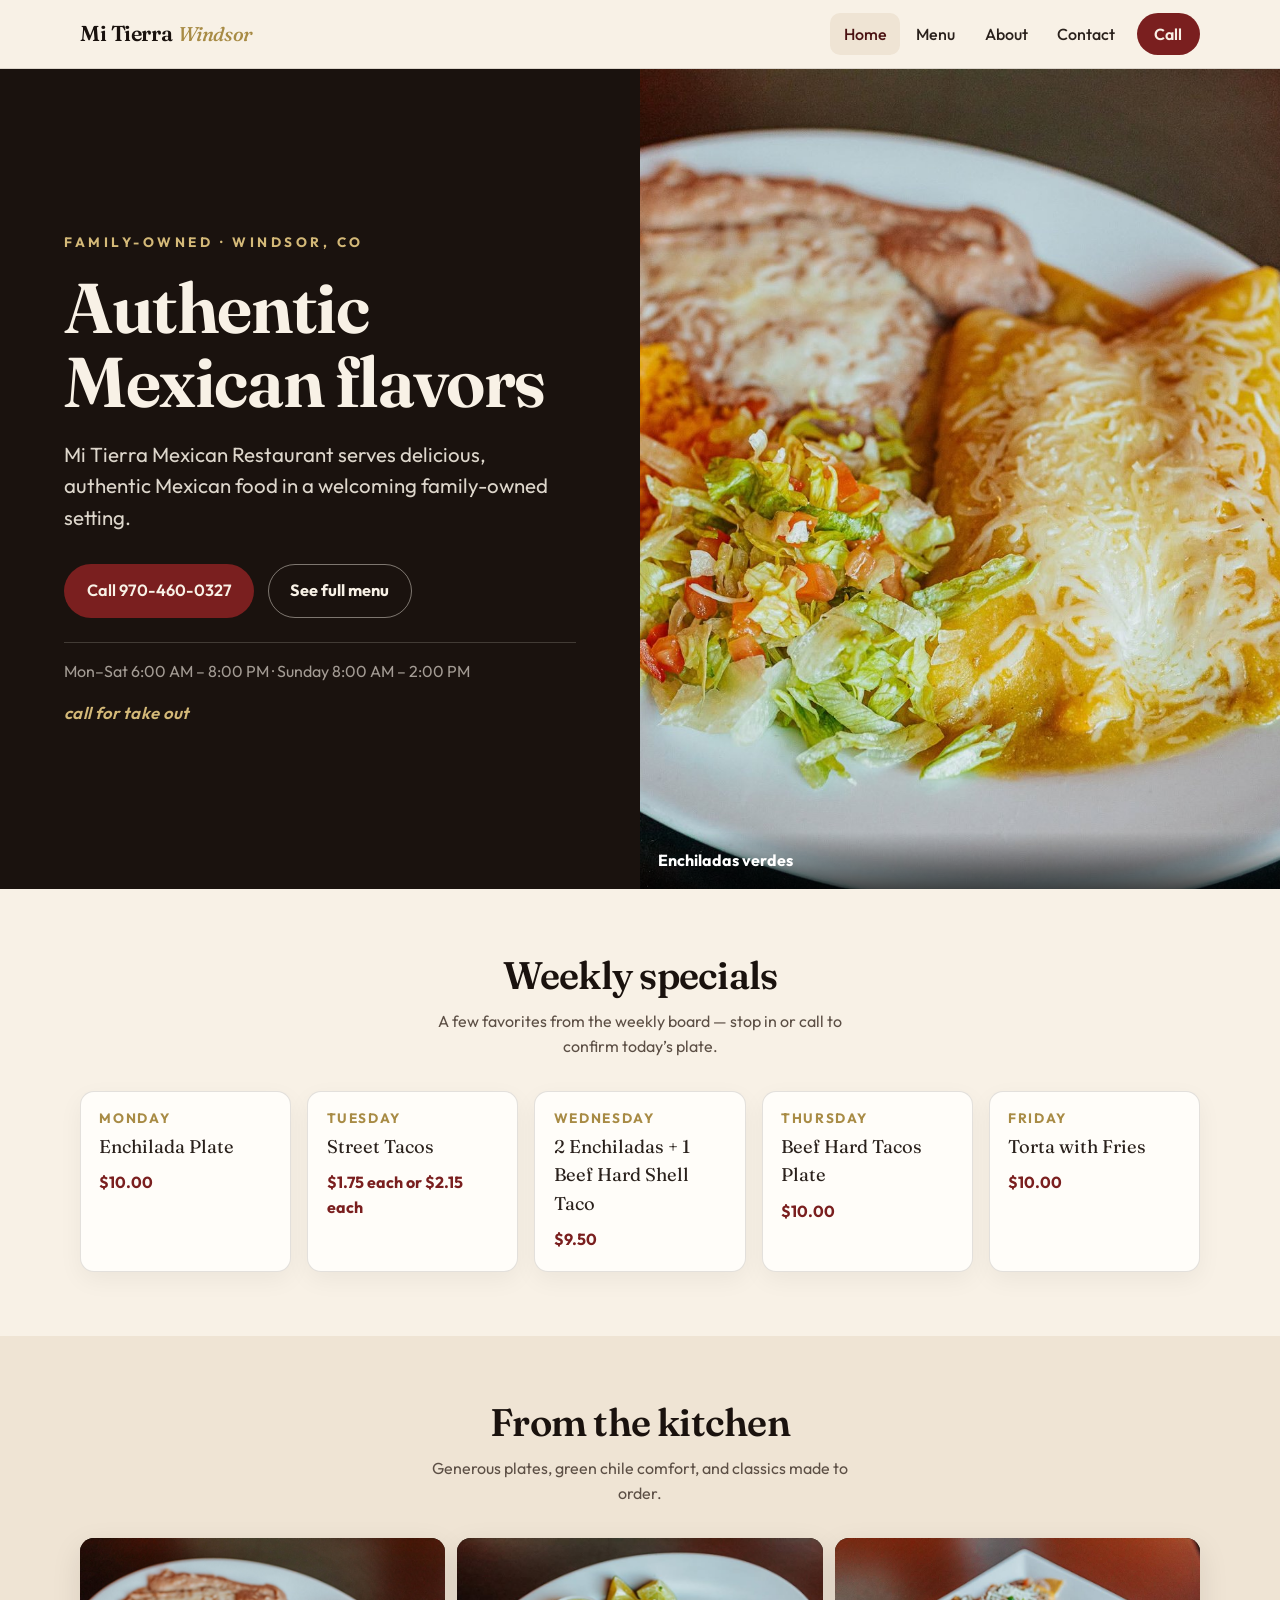
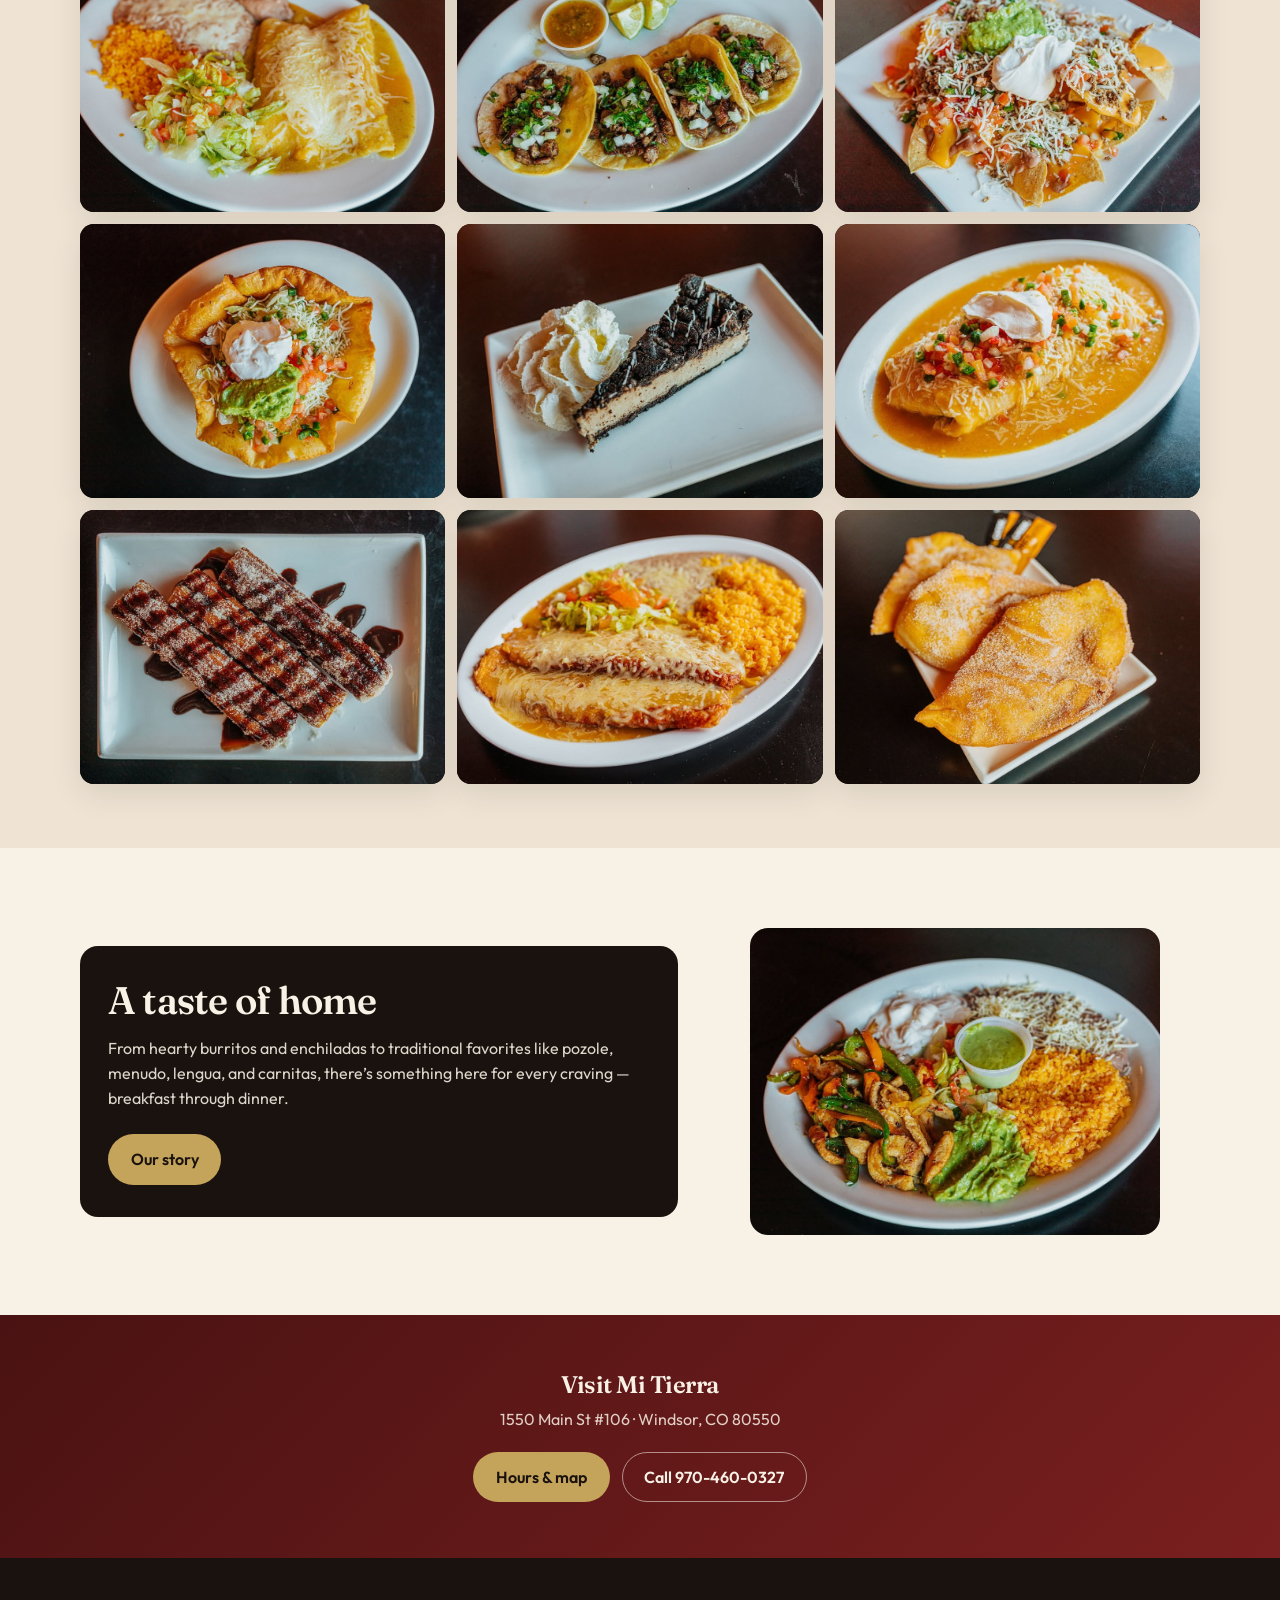
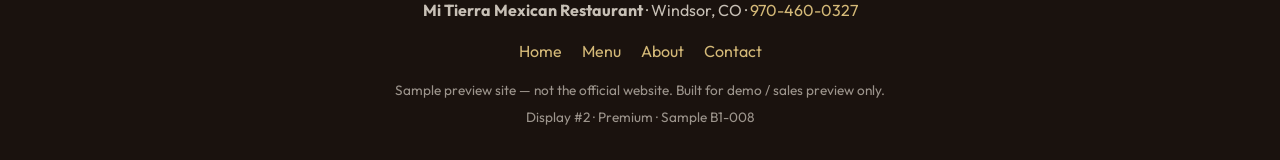
<file: index.html>
<!DOCTYPE html>
<html lang="en">
<head>
  <meta charset="UTF-8" />
  <meta name="viewport" content="width=device-width, initial-scale=1" />
  <meta http-equiv="Cache-Control" content="no-cache, no-store, must-revalidate" />
  <meta http-equiv="Pragma" content="no-cache" />
  <meta http-equiv="Expires" content="0" />
  <title>Mi Tierra Mexican Restaurant — Windsor, CO</title>
  <meta name="description" content="Mi Tierra Mexican Restaurant in Windsor, Colorado — authentic Mexican food from breakfast through dinner. Call 970-460-0327." />
  <link rel="preconnect" href="https://fonts.googleapis.com" />
  <link rel="preconnect" href="https://fonts.gstatic.com" crossorigin />
  <link href="https://fonts.googleapis.com/css2?family=Fraunces:opsz,wght@9..144,500;9..144,600;9..144,700&family=Outfit:wght@400;500;600;700&display=swap" rel="stylesheet" />
  <link rel="stylesheet" href="css/styles.css?v=mitierra-hero-fill-20260920c" />
</head>
<body>
  <a class="skip-link" href="#main">Skip to content</a>
  <header class="site-header">
    <div class="wrap header-inner">
      <a class="logo" href="index.html">Mi Tierra <em>Windsor</em></a>
      <button class="nav-toggle" type="button" aria-expanded="false" aria-controls="site-nav" aria-label="Open menu">
        <span></span><span></span><span></span>
      </button>
      <nav id="site-nav" class="site-nav" aria-label="Primary">
        <a href="index.html" aria-current="page">Home</a>
        <a href="menu.html">Menu</a>
        <a href="about.html">About</a>
        <a href="contact.html">Contact</a>
        <a class="nav-cta" href="tel:+19704600327">Call</a>
      </nav>
    </div>
  </header>

  <main id="main">
        <section class="hero" aria-label="Welcome">
      <div class="hero-copy">
        <p class="hero-issue">Family-owned · Windsor, CO</p>
        <h1>Authentic Mexican flavors</h1>
        <p class="hero-lead">Mi Tierra Mexican Restaurant serves delicious, authentic Mexican food in a welcoming family-owned setting.</p>
        <div class="hero-actions">
          <a class="btn btn-primary" href="tel:+19704600327">Call 970-460-0327</a>
          <a class="btn btn-ghost" href="menu.html">See full menu</a>
        </div>
        <p class="hero-meta">Mon–Sat 6:00 AM – 8:00 PM · Sunday 8:00 AM – 2:00 PM</p>
        <p class="hero-takeout">call for take out</p>
      </div>
      <figure class="hero-visual" aria-label="Featured plates">
        <div class="hero-slide is-active" data-hero-slide>
          <img src="assets/joey-home-01-enchiladas-verde.jpg" alt="Enchiladas verdes with rice, beans, and salad" width="1200" height="1500" decoding="async" loading="eager">
        </div>
        <div class="hero-slide" data-hero-slide>
          <img src="assets/joey-home-02-street-tacos.jpg" alt="Street tacos with onion, cilantro, salsa, and lime" width="1200" height="1500" decoding="async" loading="lazy">
        </div>
        <div class="hero-slide" data-hero-slide>
          <img src="assets/joey-home-03-nachos.jpg" alt="Loaded nachos with cheese, meat, guacamole, and sour cream" width="1200" height="1500" decoding="async" loading="lazy">
        </div>
        <div class="hero-slide" data-hero-slide>
          <img src="assets/joey-home-05-taco-salad.jpg" alt="Taco salad in a crispy tortilla bowl" width="1200" height="1500" decoding="async" loading="lazy">
        </div>
        <div class="hero-slide" data-hero-slide>
          <img src="assets/joey-home-04-cheesecake.jpg" alt="Cookies-and-cream cheesecake with whipped cream" width="1200" height="1500" decoding="async" loading="lazy">
        </div>
        <div class="hero-slide" data-hero-slide>
          <img src="assets/joey-home-06-smothered-burrito.jpg" alt="Smothered burrito with cheese, pico, and sour cream" width="1200" height="1500" decoding="async" loading="lazy">
        </div>
        <div class="hero-slide" data-hero-slide>
          <img src="assets/joey-home-07-churros.jpg" alt="Sugar churros with chocolate drizzle" width="1200" height="1500" decoding="async" loading="lazy">
        </div>
        <div class="hero-slide" data-hero-slide>
          <img src="assets/joey-home-08-cheese-enchiladas.jpg" alt="Cheese enchiladas with rice, beans, and salad" width="1200" height="1500" decoding="async" loading="lazy">
        </div>
        <div class="hero-slide" data-hero-slide>
          <img src="assets/joey-home-09-sopaipillas.jpg" alt="Sugar-dusted sopaipillas" width="1200" height="1500" decoding="async" loading="lazy">
        </div>
        <figcaption data-hero-caption>Enchiladas verdes with rice</figcaption>
      </figure>
    </section>

<section id="weekly-specials" class="section">
      <div class="wrap">
        <h2 class="reveal">Weekly specials</h2>
        <p class="section-intro reveal">A few favorites from the weekly board — stop in or call to confirm today’s plate.</p>
        <div class="specials-grid">
          <article class="special-card reveal"><h3>Monday</h3><p class="special-name">Enchilada Plate</p><p class="price">$10.00</p></article>
          <article class="special-card reveal"><h3>Tuesday</h3><p class="special-name">Street Tacos</p><p class="price">$1.75 each or $2.15 each</p></article>
          <article class="special-card reveal"><h3>Wednesday</h3><p class="special-name">2 Enchiladas + 1 Beef Hard Shell Taco</p><p class="price">$9.50</p></article>
          <article class="special-card reveal"><h3>Thursday</h3><p class="special-name">Beef Hard Tacos Plate</p><p class="price">$10.00</p></article>
          <article class="special-card reveal"><h3>Friday</h3><p class="special-name">Torta with Fries</p><p class="price">$10.00</p></article>
        </div>
      </div>
    </section>

    <section class="section alt">
      <div class="wrap">
        <h2 class="reveal">From the kitchen</h2>
        <p class="section-intro reveal">Generous plates, green chile comfort, and classics made to order.</p>
        <div class="food-strip reveal">
          <figure><img src="assets/joey-home-01-enchiladas-verde.jpg" alt="Enchiladas verdes with rice, beans, and salad" loading="lazy" /></figure>
          <figure><img src="assets/joey-home-02-street-tacos.jpg" alt="Street tacos with onion, cilantro, salsa, and lime" loading="lazy" /></figure>
          <figure><img src="assets/joey-home-03-nachos.jpg" alt="Loaded nachos with cheese, meat, guacamole, and sour cream" loading="lazy" /></figure>
          <figure><img src="assets/joey-home-05-taco-salad.jpg" alt="Taco salad in a crispy tortilla bowl" loading="lazy" /></figure>
          <figure><img src="assets/joey-home-04-cheesecake.jpg" alt="Cookies-and-cream cheesecake with whipped cream" loading="lazy" /></figure>
          <figure><img src="assets/joey-home-06-smothered-burrito.jpg" alt="Smothered burrito with cheese, pico, and sour cream" loading="lazy" /></figure>
          <figure><img src="assets/joey-home-07-churros.jpg" alt="Sugar churros with chocolate drizzle" loading="lazy" /></figure>
          <figure><img src="assets/joey-home-08-cheese-enchiladas.jpg" alt="Cheese enchiladas with rice, beans, and salad" loading="lazy" /></figure>
          <figure><img src="assets/joey-home-09-sopaipillas.jpg" alt="Sugar-dusted sopaipillas" loading="lazy" /></figure>
        </div>
      </div>
    </section>

    <section class="section">
      <div class="wrap story-tease">
        <div class="panel reveal">
          <h2>A taste of home</h2>
          <p>From hearty burritos and enchiladas to traditional favorites like pozole, menudo, lengua, and carnitas, there’s something here for every craving — breakfast through dinner.</p>
          <a class="btn btn-gold" href="about.html">Our story</a>
        </div>
        <div class="reveal">
          <figure class="food-strip" style="grid-template-columns:1fr;aspect-ratio:auto">
            <img src="assets/joey-home-03-fajitas.jpg" alt="Fajitas plate with peppers and tortillas" loading="lazy" style="border-radius:18px;aspect-ratio:4/3;object-fit:cover;width:100%" />
          </figure>
        </div>
      </div>
    </section>

    <section class="cta-band">
      <div class="wrap">
        <h2>Visit Mi Tierra</h2>
        <p>1550 Main St #106 · Windsor, CO 80550</p>
        <div class="btn-row btn-row-center">
          <a class="btn btn-gold" href="contact.html">Hours &amp; map</a>
          <a class="btn btn-outline" href="tel:+19704600327">Call 970-460-0327</a>
        </div>
      </div>
    </section>
  </main>

  <footer class="site-footer">
    <div class="wrap">
      <p><strong>Mi Tierra Mexican Restaurant</strong> · Windsor, CO · <a href="tel:+19704600327">970-460-0327</a></p>
      <nav class="footer-nav" aria-label="Footer">
        <a href="index.html">Home</a>
        <a href="menu.html">Menu</a>
        <a href="about.html">About</a>
        <a href="contact.html">Contact</a>
      </nav>
      <p class="footer-meta">Sample preview site — not the official website. Built for demo / sales preview only.</p>
      <p class="scout-id">Display #2 · Premium · Sample B1-008</p>
    </div>
  </footer>
  <script src="js/main.js?v=mitierra-hero-fill-20260920c"></script>
</body>
</html>
</file>
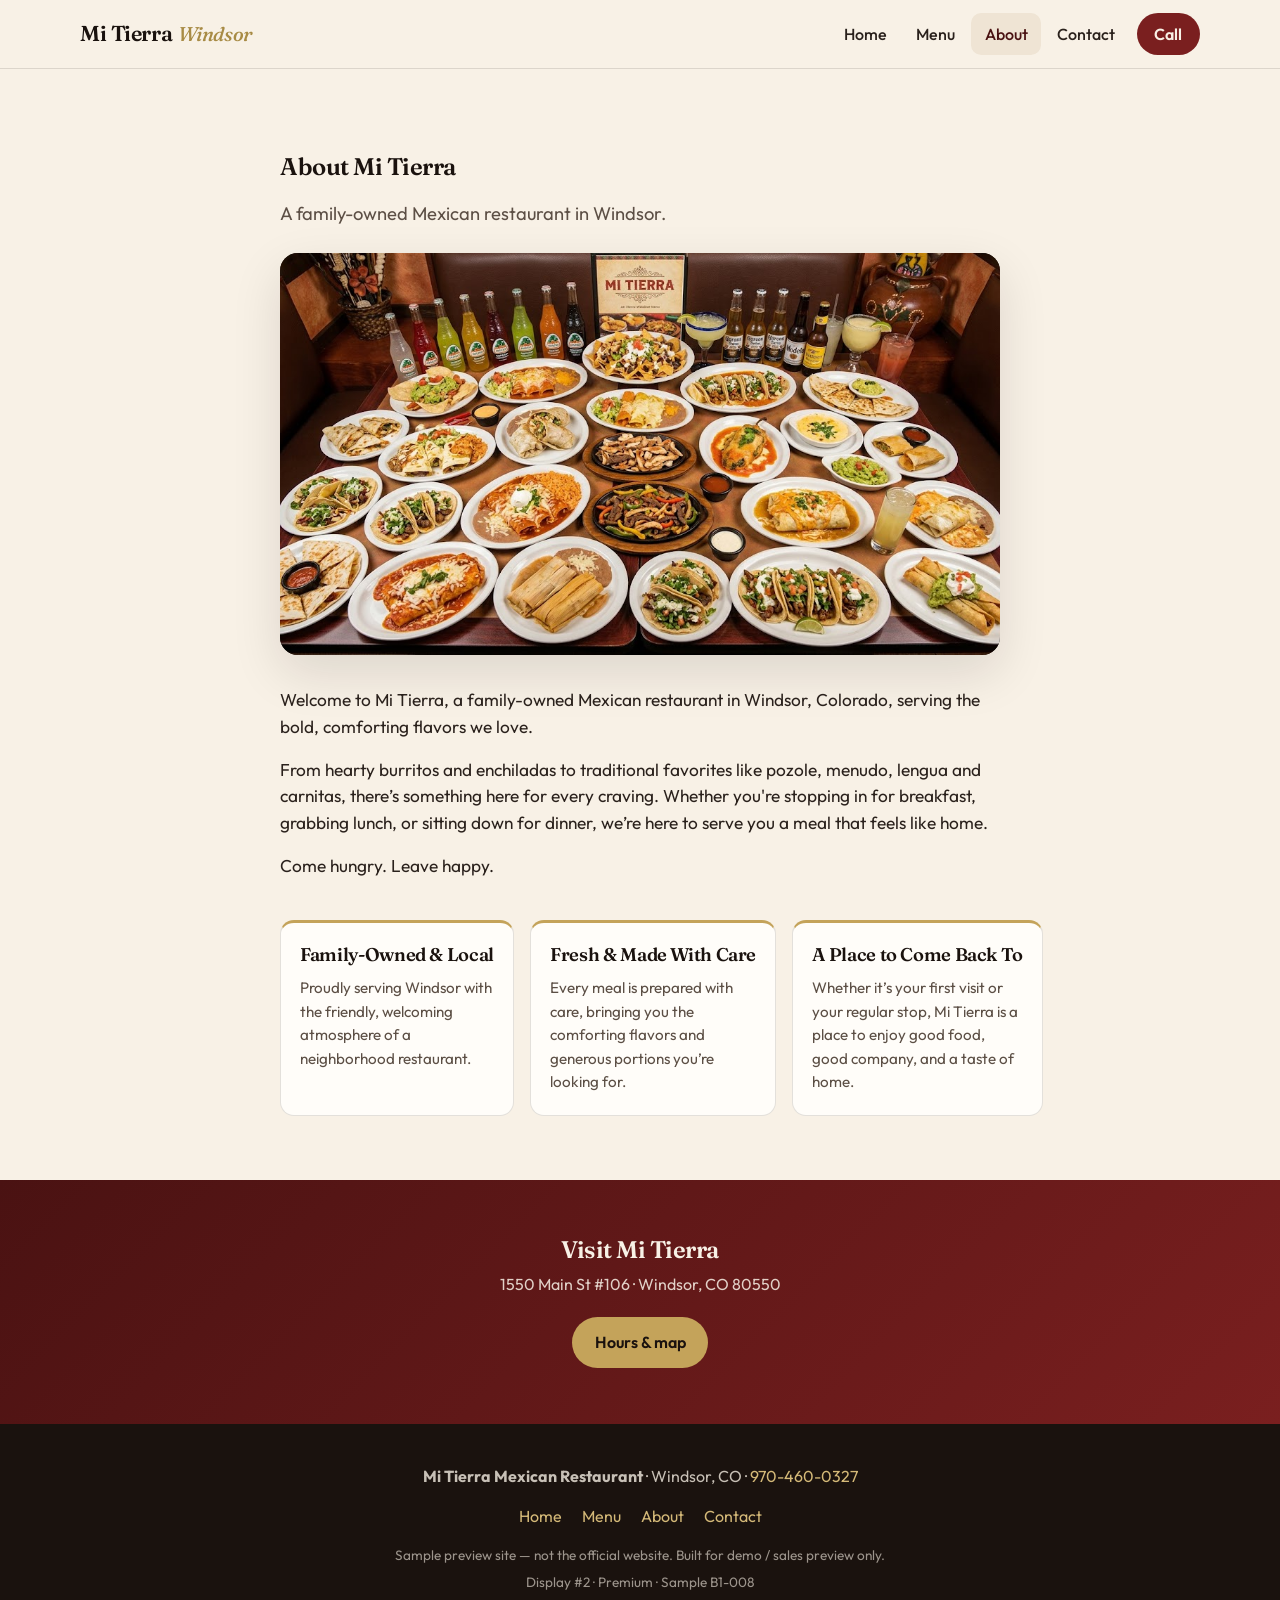
<file: about.html>
<!DOCTYPE html>
<html lang="en">
<head>
  <meta charset="UTF-8" />
  <meta name="viewport" content="width=device-width, initial-scale=1" />
  <meta http-equiv="Cache-Control" content="no-cache, no-store, must-revalidate" />
  <title>About — Mi Tierra | Windsor, CO</title>
  <meta name="description" content="About Mi Tierra Mexican Restaurant in Windsor — authentic Mexican cooking, breakfast through dinner." />
  <link rel="preconnect" href="https://fonts.googleapis.com" />
  <link rel="preconnect" href="https://fonts.gstatic.com" crossorigin />
  <link href="https://fonts.googleapis.com/css2?family=Fraunces:opsz,wght@9..144,500;9..144,600;9..144,700&family=Outfit:wght@400;500;600;700&display=swap" rel="stylesheet" />
  <link rel="stylesheet" href="css/styles.css?v=joey-qa-20260919b-noscroll" />
</head>
<body>
  <a class="skip-link" href="#main">Skip to content</a>
  <header class="site-header">
    <div class="wrap header-inner">
      <a class="logo" href="index.html">Mi Tierra <em>Windsor</em></a>
      <button class="nav-toggle" type="button" aria-expanded="false" aria-controls="site-nav" aria-label="Open menu">
        <span></span><span></span><span></span>
      </button>
      <nav id="site-nav" class="site-nav" aria-label="Primary">
        <a href="index.html">Home</a>
        <a href="menu.html">Menu</a>
        <a href="about.html" aria-current="page">About</a>
        <a href="contact.html">Contact</a>
        <a class="nav-cta" href="tel:+19704600327">Call</a>
      </nav>
    </div>
  </header>

  <main id="main">
    <section class="section">
      <div class="wrap narrow">
        <h1 class="reveal">About Mi Tierra</h1>
        <p class="lede reveal" style="color:var(--ink-soft);font-size:1.15rem">A family-owned Mexican restaurant in Windsor.</p>
        <figure class="about-spread reveal">
          <img src="assets/joey-about-spread-20260917.jpg" alt="Mi Tierra Windsor food and menu spread" width="1024" height="572" loading="lazy" />
        </figure>
        <div class="about-prose reveal">
          <p>Welcome to Mi Tierra, a family-owned Mexican restaurant in Windsor, Colorado, serving the bold, comforting flavors we love.</p>
          <p>From hearty burritos and enchiladas to traditional favorites like pozole, menudo, lengua and carnitas, there’s something here for every craving. Whether you're stopping in for breakfast, grabbing lunch, or sitting down for dinner, we’re here to serve you a meal that feels like home.</p>
          <p>Come hungry. Leave happy.</p>
        </div>
        <div class="highlight-grid">
          <div class="highlight-card reveal">
            <h3>Family-Owned &amp;&nbsp;Local</h3>
            <p>Proudly serving Windsor with the friendly, welcoming atmosphere of a neighborhood restaurant.</p>
          </div>
          <div class="highlight-card reveal">
            <h3>Fresh &amp; Made&nbsp;With&nbsp;Care</h3>
            <p>Every meal is prepared with care, bringing you the comforting flavors and generous portions you’re looking for.</p>
          </div>
          <div class="highlight-card reveal">
            <h3>A Place to Come&nbsp;Back&nbsp;To</h3>
            <p>Whether it’s your first visit or your regular stop, Mi Tierra is a place to enjoy good food, good company, and a taste of home.</p>
          </div>
        </div>
      </div>
    </section>

    <section class="cta-band">
      <div class="wrap">
        <h2>Visit Mi Tierra</h2>
        <p>1550 Main St #106 · Windsor, CO 80550</p>
        <div class="btn-row btn-row-center">
          <a class="btn btn-gold" href="contact.html">Hours &amp; map</a>
        </div>
      </div>
    </section>
  </main>

  <footer class="site-footer">
    <div class="wrap">
      <p><strong>Mi Tierra Mexican Restaurant</strong> · Windsor, CO · <a href="tel:+19704600327">970-460-0327</a></p>
      <nav class="footer-nav" aria-label="Footer">
        <a href="index.html">Home</a>
        <a href="menu.html">Menu</a>
        <a href="about.html">About</a>
        <a href="contact.html">Contact</a>
      </nav>
      <p class="footer-meta">Sample preview site — not the official website. Built for demo / sales preview only.</p>
      <p class="scout-id">Display #2 · Premium · Sample B1-008</p>
    </div>
  </footer>
  <script src="js/main.js?v=joey-qa-20260919"></script>
</body>
</html>
</file>
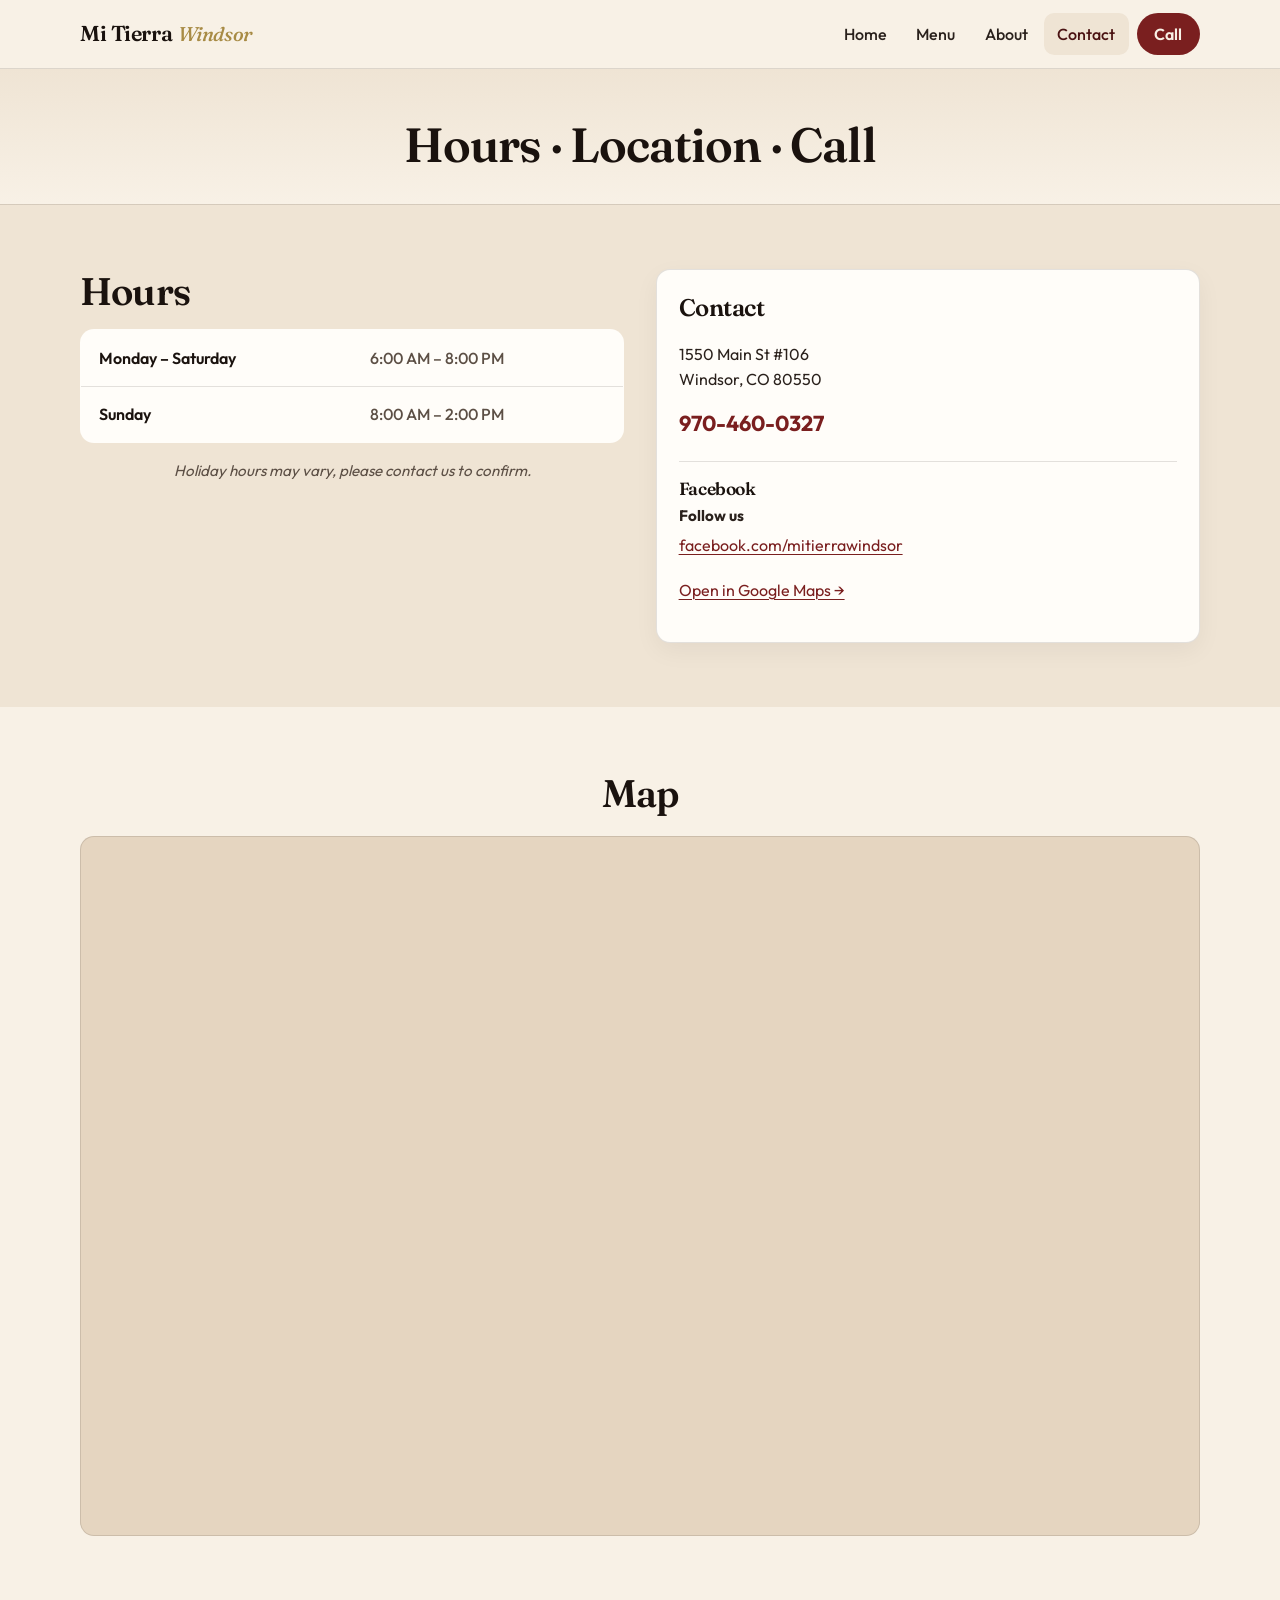
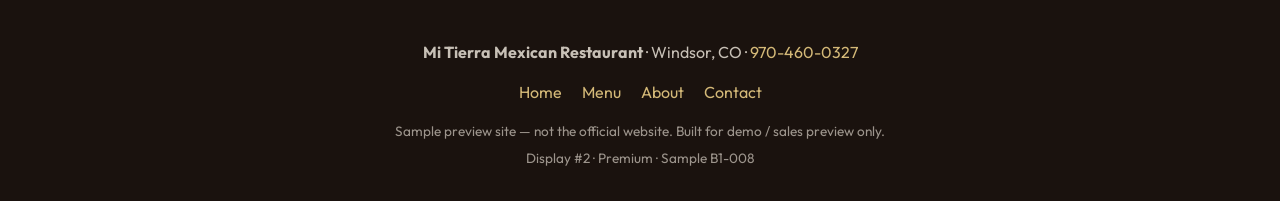
<file: contact.html>
<!DOCTYPE html>
<html lang="en">
<head>
  <meta charset="UTF-8" />
  <meta name="viewport" content="width=device-width, initial-scale=1" />
  <meta http-equiv="Cache-Control" content="no-cache, no-store, must-revalidate" />
  <meta http-equiv="Pragma" content="no-cache" />
  <title>Contact &amp; Hours — Mi Tierra | Windsor, CO</title>
  <meta name="description" content="Visit Mi Tierra at 1550 Main St #106, Windsor, CO 80550. Call 970-460-0327." />
  <link rel="preconnect" href="https://fonts.googleapis.com" />
  <link rel="preconnect" href="https://fonts.gstatic.com" crossorigin />
  <link href="https://fonts.googleapis.com/css2?family=Fraunces:opsz,wght@9..144,500;9..144,600;9..144,700&family=Outfit:wght@400;500;600;700&display=swap" rel="stylesheet" />
  <link rel="stylesheet" href="css/styles.css?v=joey-qa-20260919b-noscroll" />
</head>
<body>
  <a class="skip-link" href="#main">Skip to content</a>
  <header class="site-header">
    <div class="wrap header-inner">
      <a class="logo" href="index.html">Mi Tierra <em>Windsor</em></a>
      <button class="nav-toggle" type="button" aria-expanded="false" aria-controls="site-nav" aria-label="Open menu">
        <span></span><span></span><span></span>
      </button>
      <nav id="site-nav" class="site-nav" aria-label="Primary">
        <a href="index.html">Home</a>
        <a href="menu.html">Menu</a>
        <a href="about.html">About</a>
        <a href="contact.html" aria-current="page">Contact</a>
        <a class="nav-cta" href="tel:+19704600327">Call</a>
      </nav>
    </div>
  </header>

  <main id="main">
    <section class="page-hero">
      <div class="wrap">
        <h1>Hours · Location · Call</h1>
      </div>
    </section>

    <section class="section alt">
      <div class="wrap split">
        <div>
          <h2 style="text-align:left;margin-bottom:1rem">Hours</h2>
          <table class="hours-table">
            <tbody>
              <tr>
                <th>Monday – Saturday</th>
                <td>6:00 AM – 8:00 PM</td>
              </tr>
              <tr>
                <th>Sunday</th>
                <td>8:00 AM – 2:00 PM</td>
              </tr>
            </tbody>
          </table>
          <p class="hours-invite">Holiday hours may vary, please contact us to confirm.</p>
        </div>
        <div class="contact-panel">
          <h2>Contact</h2>
          <p>1550 Main St #106<br />Windsor, CO 80550</p>
          <p><a class="phone" href="tel:+19704600327">970-460-0327</a></p>
          <div class="fb-box">
            <h3>Facebook</h3>
            <p class="follow">Follow us</p>
            <p><a href="https://www.facebook.com/mitierrawindsor/" rel="noopener noreferrer" target="_blank">facebook.com/mitierrawindsor</a></p>
          </div>
          <p style="margin-top:1.25rem"><a href="https://maps.google.com/?q=1550+Main+St+%23106,+Windsor,+CO+80550" target="_blank" rel="noopener">Open in Google Maps →</a></p>
        </div>
      </div>
    </section>

    <section class="section">
      <div class="wrap">
        <h2>Map</h2>
        <div class="map-embed">
          <iframe title="Map of Mi Tierra Mexican Restaurant, Windsor" loading="lazy" referrerpolicy="no-referrer-when-downgrade"
            src="https://maps.google.com/maps?q=1550+Main+St+%23106,+Windsor,+CO+80550&z=15&output=embed"></iframe>
        </div>
      </div>
    </section>
  </main>

  <footer class="site-footer">
    <div class="wrap">
      <p><strong>Mi Tierra Mexican Restaurant</strong> · Windsor, CO · <a href="tel:+19704600327">970-460-0327</a></p>
      <nav class="footer-nav" aria-label="Footer">
        <a href="index.html">Home</a>
        <a href="menu.html">Menu</a>
        <a href="about.html">About</a>
        <a href="contact.html">Contact</a>
      </nav>
      <p class="footer-meta">Sample preview site — not the official website. Built for demo / sales preview only.</p>
      <p class="scout-id">Display #2 · Premium · Sample B1-008</p>
    </div>
  </footer>
  <script src="js/main.js?v=joey-qa-20260919"></script>
</body>
</html>
</file>
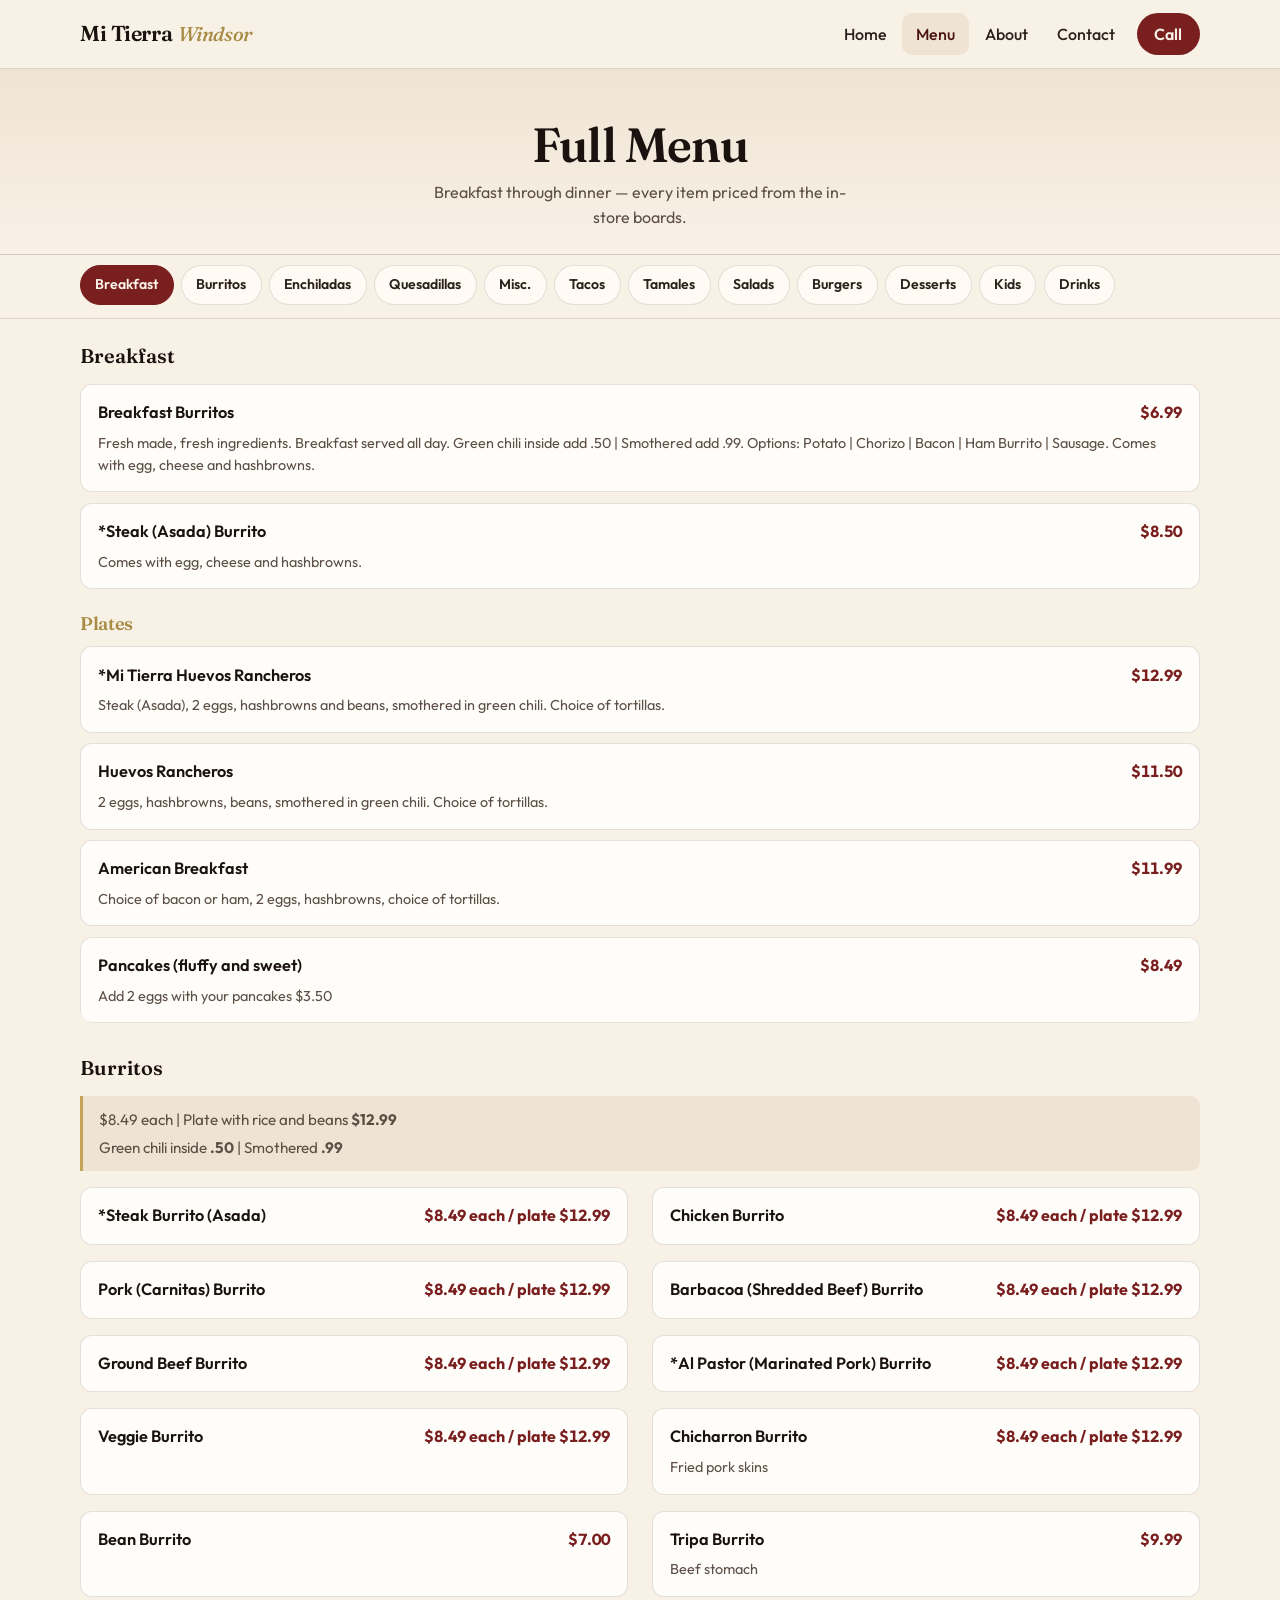
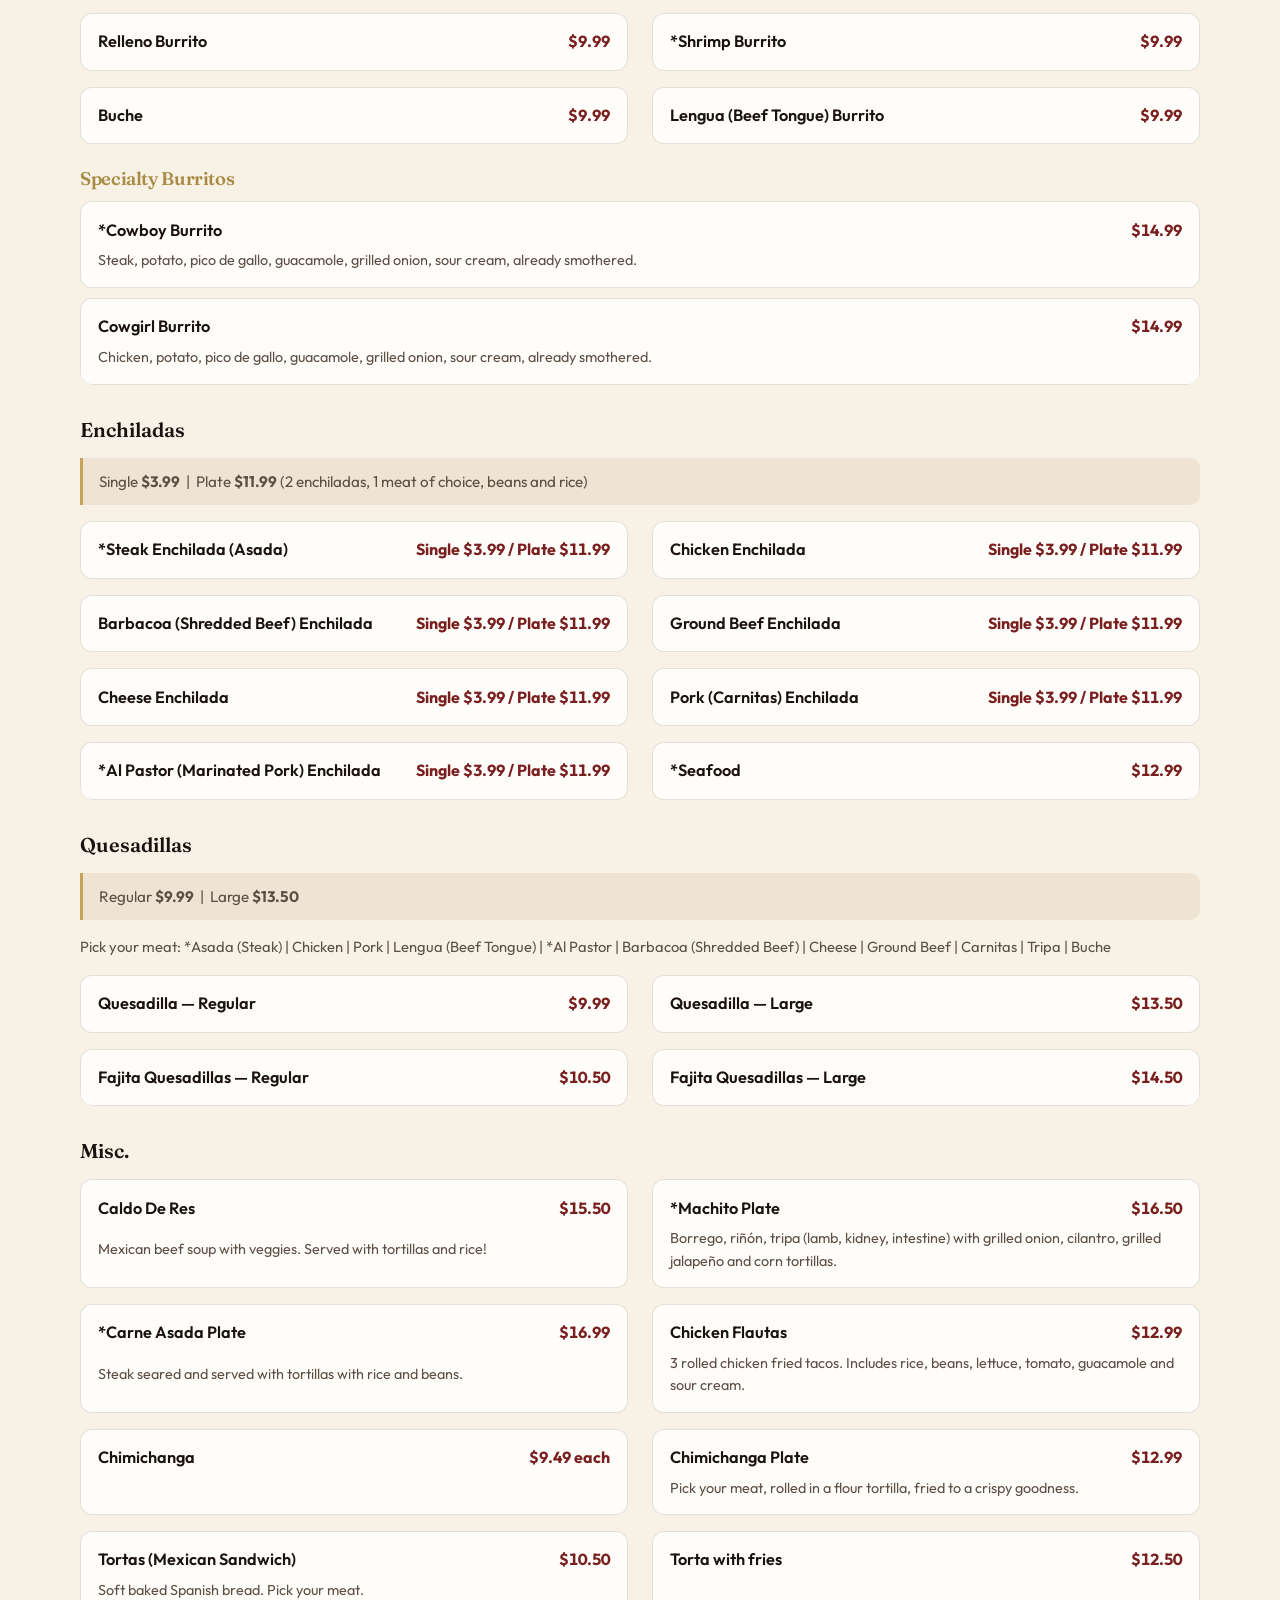
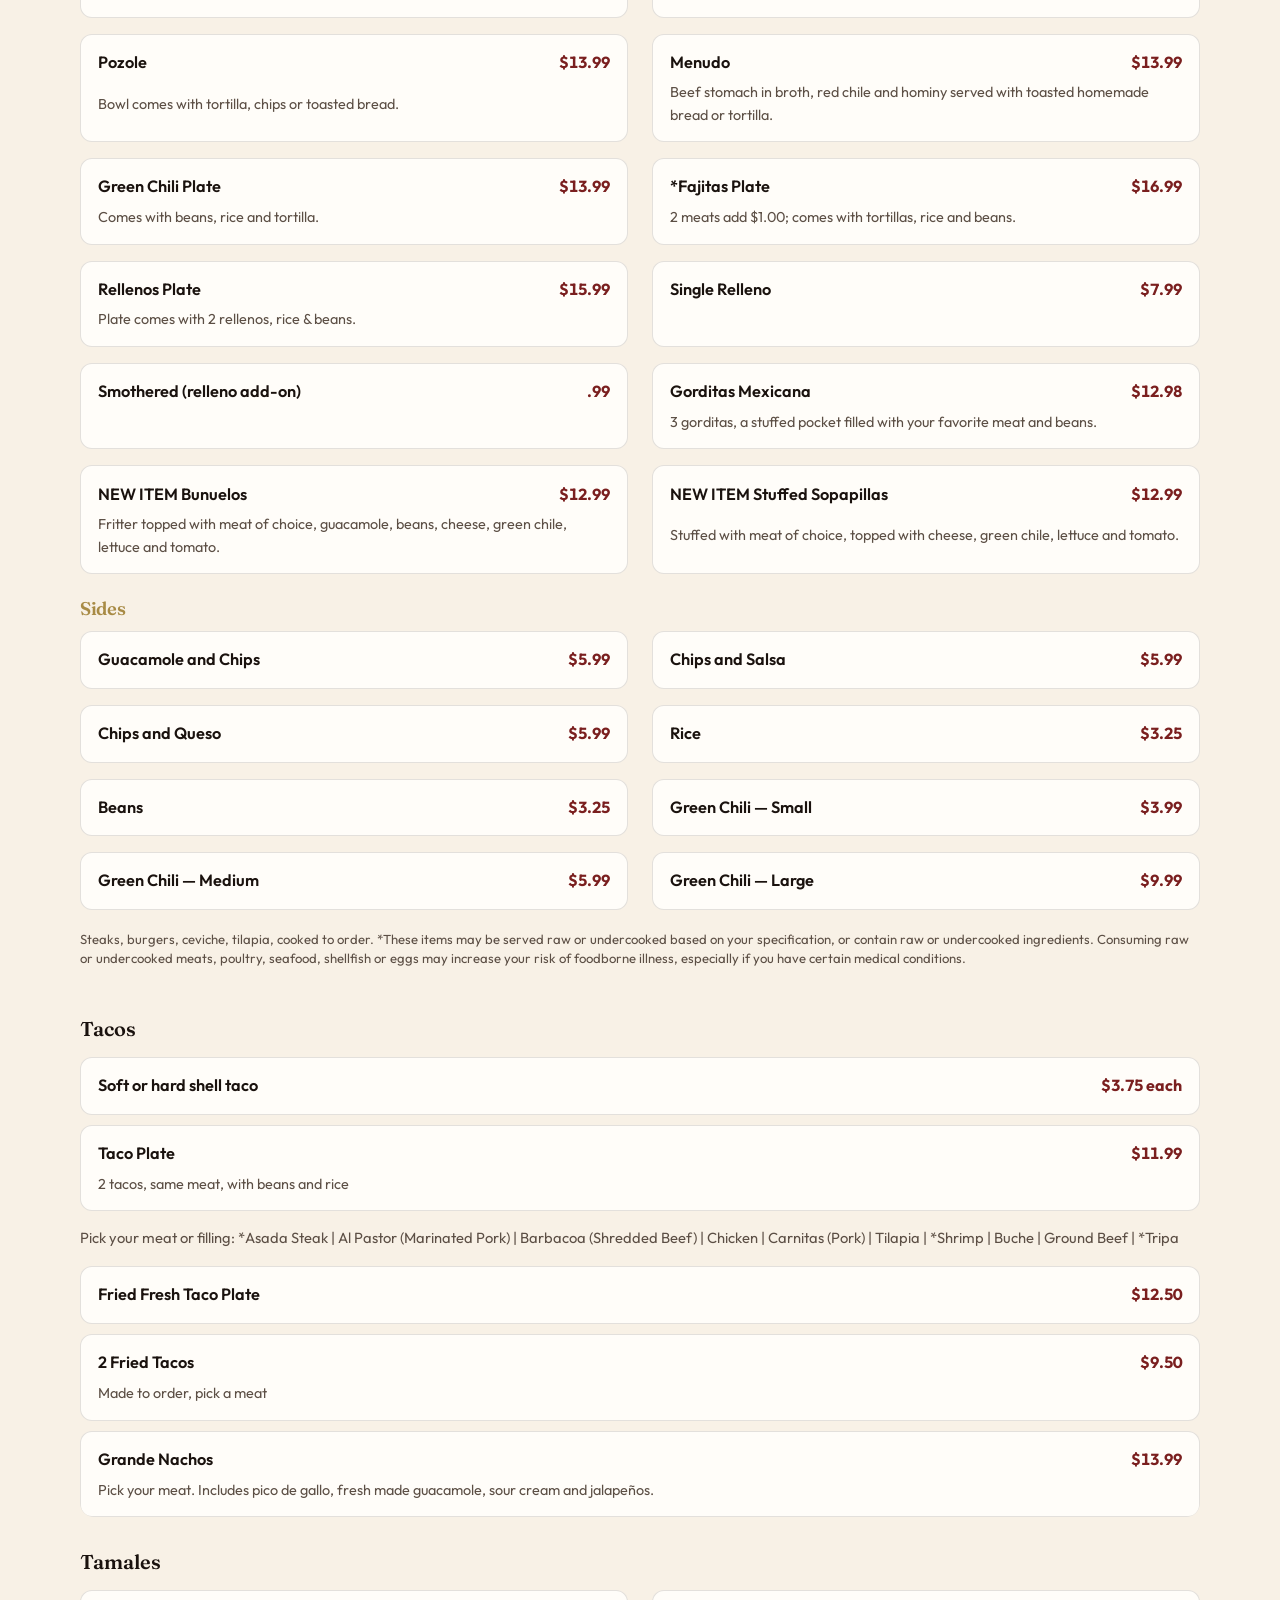
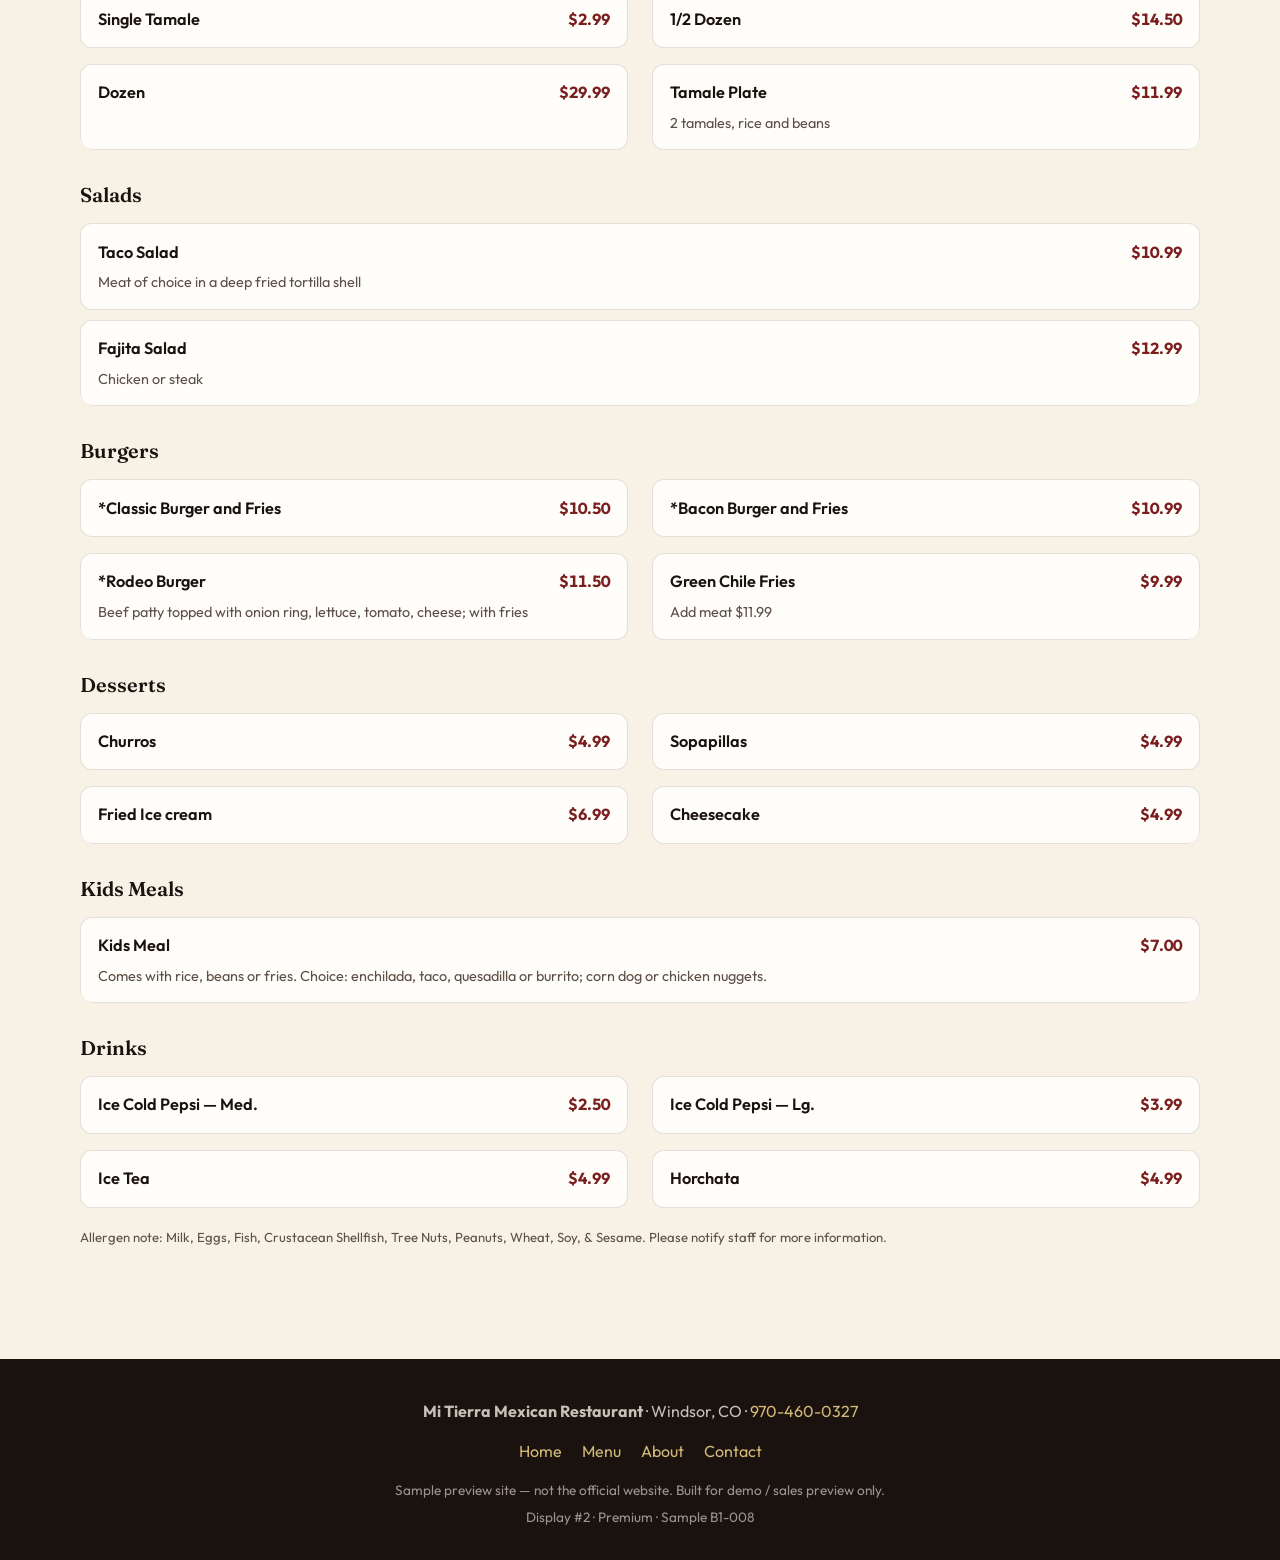
<file: menu.html>
<!DOCTYPE html>
<html lang="en">
<head>
  <meta charset="UTF-8" />
  <meta name="viewport" content="width=device-width, initial-scale=1" />
  <meta http-equiv="Cache-Control" content="no-cache, no-store, must-revalidate" />
  <title>Menu — Mi Tierra | Windsor, CO</title>
  <meta name="description" content="Full Mi Tierra menu — every item with price, from breakfast through dinner." />
  <link rel="preconnect" href="https://fonts.googleapis.com" />
  <link rel="preconnect" href="https://fonts.gstatic.com" crossorigin />
  <link href="https://fonts.googleapis.com/css2?family=Fraunces:opsz,wght@9..144,500;9..144,600;9..144,700&family=Outfit:wght@400;500;600;700&display=swap" rel="stylesheet" />
  <link rel="stylesheet" href="css/styles.css?v=joey-qa-20260919b-noscroll" />
</head>
<body>
  <a class="skip-link" href="#main">Skip to content</a>
  <header class="site-header">
    <div class="wrap header-inner">
      <a class="logo" href="index.html">Mi Tierra <em>Windsor</em></a>
      <button class="nav-toggle" type="button" aria-expanded="false" aria-controls="site-nav" aria-label="Open menu">
        <span></span><span></span><span></span>
      </button>
      <nav id="site-nav" class="site-nav" aria-label="Primary">
        <a href="index.html">Home</a>
        <a href="menu.html" aria-current="page">Menu</a>
        <a href="about.html">About</a>
        <a href="contact.html">Contact</a>
        <a class="nav-cta" href="tel:+19704600327">Call</a>
      </nav>
    </div>
  </header>

  <main id="main">
    <section class="page-hero">
      <div class="wrap">
        <h1>Full Menu</h1>
        <p class="lede">Breakfast through dinner — every item priced from the in-store boards.</p>
      </div>
    </section>

    <nav class="menu-sticky-nav" aria-label="Menu categories">
      <div class="wrap">
        <div class="menu-cats">
          <a href="#breakfast">Breakfast</a>
          <a href="#burritos">Burritos</a>
          <a href="#enchiladas">Enchiladas</a>
          <a href="#quesadillas">Quesadillas</a>
          <a href="#misc">Misc.</a>
          <a href="#tacos">Tacos</a>
          <a href="#tamales">Tamales</a>
          <a href="#salads">Salads</a>
          <a href="#burgers">Burgers</a>
          <a href="#desserts">Desserts</a>
          <a href="#kids">Kids</a>
          <a href="#drinks">Drinks</a>
        </div>
      </div>
    </nav>

    <section class="section" style="padding-top:1.5rem">
      <div class="wrap">

        <!-- Breakfast -->
        <article class="menu-section acc is-open" id="breakfast" data-acc>
          <button class="acc-trigger" type="button" aria-expanded="true">Breakfast</button>
          <div class="acc-panel">
            <div class="menu-grid">
              <div class="menu-item">
                <span class="mi-name">Breakfast Burritos</span>
                <span class="mi-price">$6.99</span>
                <p class="mi-note">Fresh made, fresh ingredients. Breakfast served all day. Green chili inside add .50 | Smothered add .99. Options: Potato | Chorizo | Bacon | Ham Burrito | Sausage. Comes with egg, cheese and hashbrowns.</p>
              </div>
              <div class="menu-item">
                <span class="mi-name">*Steak (Asada) Burrito</span>
                <span class="mi-price">$8.50</span>
                <p class="mi-note">Comes with egg, cheese and hashbrowns.</p>
              </div>
            </div>
            <h3 class="menu-subhead">Plates</h3>
            <div class="menu-grid">
              <div class="menu-item">
                <span class="mi-name">*Mi Tierra Huevos Rancheros</span>
                <span class="mi-price">$12.99</span>
                <p class="mi-note">Steak (Asada), 2 eggs, hashbrowns and beans, smothered in green chili. Choice of tortillas.</p>
              </div>
              <div class="menu-item">
                <span class="mi-name">Huevos Rancheros</span>
                <span class="mi-price">$11.50</span>
                <p class="mi-note">2 eggs, hashbrowns, beans, smothered in green chili. Choice of tortillas.</p>
              </div>
              <div class="menu-item">
                <span class="mi-name">American Breakfast</span>
                <span class="mi-price">$11.99</span>
                <p class="mi-note">Choice of bacon or ham, 2 eggs, hashbrowns, choice of tortillas.</p>
              </div>
              <div class="menu-item">
                <span class="mi-name">Pancakes (fluffy and sweet)</span>
                <span class="mi-price">$8.49</span>
                <p class="mi-note">Add 2 eggs with your pancakes $3.50</p>
              </div>
            </div>
          </div>
        </article>

        <!-- Burritos -->
        <article class="menu-section acc is-open" id="burritos" data-acc>
          <button class="acc-trigger" type="button" aria-expanded="true">Burritos</button>
          <div class="acc-panel">
            <p class="menu-lead menu-lead-2row">
              <span>$8.49 each | Plate with rice and beans <strong>$12.99</strong></span>
              <span>Green chili inside <strong>.50</strong> | Smothered <strong>.99</strong></span>
            </p>
            <div class="menu-grid two-col">
              <div class="menu-item"><span class="mi-name">*Steak Burrito (Asada)</span><span class="mi-price">$8.49 each / plate $12.99</span></div>
              <div class="menu-item"><span class="mi-name">Chicken Burrito</span><span class="mi-price">$8.49 each / plate $12.99</span></div>
              <div class="menu-item"><span class="mi-name">Pork (Carnitas) Burrito</span><span class="mi-price">$8.49 each / plate $12.99</span></div>
              <div class="menu-item"><span class="mi-name">Barbacoa (Shredded Beef) Burrito</span><span class="mi-price">$8.49 each / plate $12.99</span></div>
              <div class="menu-item"><span class="mi-name">Ground Beef Burrito</span><span class="mi-price">$8.49 each / plate $12.99</span></div>
              <div class="menu-item"><span class="mi-name">*Al Pastor (Marinated Pork) Burrito</span><span class="mi-price">$8.49 each / plate $12.99</span></div>
              <div class="menu-item"><span class="mi-name">Veggie Burrito</span><span class="mi-price">$8.49 each / plate $12.99</span></div>
              <div class="menu-item"><span class="mi-name">Chicharron Burrito</span><span class="mi-price">$8.49 each / plate $12.99</span><p class="mi-note">Fried pork skins</p></div>
              <div class="menu-item"><span class="mi-name">Bean Burrito</span><span class="mi-price">$7.00</span></div>
              <div class="menu-item"><span class="mi-name">Tripa Burrito</span><span class="mi-price">$9.99</span><p class="mi-note">Beef stomach</p></div>
              <div class="menu-item"><span class="mi-name">Relleno Burrito</span><span class="mi-price">$9.99</span></div>
              <div class="menu-item"><span class="mi-name">*Shrimp Burrito</span><span class="mi-price">$9.99</span></div>
              <div class="menu-item"><span class="mi-name">Buche</span><span class="mi-price">$9.99</span></div>
              <div class="menu-item"><span class="mi-name">Lengua (Beef Tongue) Burrito</span><span class="mi-price">$9.99</span></div>
            </div>
            <h3 class="menu-subhead">Specialty Burritos</h3>
            <div class="menu-grid">
              <div class="menu-item">
                <span class="mi-name">*Cowboy Burrito</span>
                <span class="mi-price">$14.99</span>
                <p class="mi-note">Steak, potato, pico de gallo, guacamole, grilled onion, sour cream, already smothered.</p>
              </div>
              <div class="menu-item">
                <span class="mi-name">Cowgirl Burrito</span>
                <span class="mi-price">$14.99</span>
                <p class="mi-note">Chicken, potato, pico de gallo, guacamole, grilled onion, sour cream, already smothered.</p>
              </div>
            </div>
          </div>
        </article>

        <!-- Enchiladas -->
        <article class="menu-section acc is-open" id="enchiladas" data-acc>
          <button class="acc-trigger" type="button" aria-expanded="true">Enchiladas</button>
          <div class="acc-panel">
            <p class="menu-lead">Single <strong>$3.99</strong> &nbsp;|&nbsp; Plate <strong>$11.99</strong> (2 enchiladas, 1 meat of choice, beans and rice)</p>
            <div class="menu-grid two-col">
              <div class="menu-item"><span class="mi-name">*Steak Enchilada (Asada)</span><span class="mi-price">Single $3.99 / Plate $11.99</span></div>
              <div class="menu-item"><span class="mi-name">Chicken Enchilada</span><span class="mi-price">Single $3.99 / Plate $11.99</span></div>
              <div class="menu-item"><span class="mi-name">Barbacoa (Shredded Beef) Enchilada</span><span class="mi-price">Single $3.99 / Plate $11.99</span></div>
              <div class="menu-item"><span class="mi-name">Ground Beef Enchilada</span><span class="mi-price">Single $3.99 / Plate $11.99</span></div>
              <div class="menu-item"><span class="mi-name">Cheese Enchilada</span><span class="mi-price">Single $3.99 / Plate $11.99</span></div>
              <div class="menu-item"><span class="mi-name">Pork (Carnitas) Enchilada</span><span class="mi-price">Single $3.99 / Plate $11.99</span></div>
              <div class="menu-item"><span class="mi-name">*Al Pastor (Marinated Pork) Enchilada</span><span class="mi-price">Single $3.99 / Plate $11.99</span></div>
              <div class="menu-item" id="seafood"><span class="mi-name">*Seafood</span><span class="mi-price">$12.99</span></div>
            </div>
          </div>
        </article>

        <!-- Quesadillas -->
        <article class="menu-section acc is-open" id="quesadillas" data-acc>
          <button class="acc-trigger" type="button" aria-expanded="true">Quesadillas</button>
          <div class="acc-panel">
            <p class="menu-lead">Regular <strong>$9.99</strong> &nbsp;|&nbsp; Large <strong>$13.50</strong></p>
            <p class="mi-note" style="margin:0 0 1rem;color:var(--ink-soft);font-size:.92rem">Pick your meat: *Asada (Steak) | Chicken | Pork | Lengua (Beef Tongue) | *Al Pastor | Barbacoa (Shredded Beef) | Cheese | Ground Beef | Carnitas | Tripa | Buche</p>
            <div class="menu-grid two-col">
              <div class="menu-item"><span class="mi-name">Quesadilla — Regular</span><span class="mi-price">$9.99</span></div>
              <div class="menu-item"><span class="mi-name">Quesadilla — Large</span><span class="mi-price">$13.50</span></div>
              <div class="menu-item"><span class="mi-name">Fajita Quesadillas — Regular</span><span class="mi-price">$10.50</span></div>
              <div class="menu-item"><span class="mi-name">Fajita Quesadillas — Large</span><span class="mi-price">$14.50</span></div>
            </div>
          </div>
        </article>

        <!-- Misc -->
        <article class="menu-section acc is-open" id="misc" data-acc>
          <button class="acc-trigger" type="button" aria-expanded="true">Misc.</button>
          <div class="acc-panel">
            <div class="menu-grid two-col">
              <div class="menu-item"><span class="mi-name">Caldo De Res</span><span class="mi-price">$15.50</span><p class="mi-note">Mexican beef soup with veggies. Served with tortillas and rice!</p></div>
              <div class="menu-item"><span class="mi-name">*Machito Plate</span><span class="mi-price">$16.50</span><p class="mi-note">Borrego, riñón, tripa (lamb, kidney, intestine) with grilled onion, cilantro, grilled jalapeño and corn tortillas.</p></div>
              <div class="menu-item"><span class="mi-name">*Carne Asada Plate</span><span class="mi-price">$16.99</span><p class="mi-note">Steak seared and served with tortillas with rice and beans.</p></div>
              <div class="menu-item"><span class="mi-name">Chicken Flautas</span><span class="mi-price">$12.99</span><p class="mi-note">3 rolled chicken fried tacos. Includes rice, beans, lettuce, tomato, guacamole and sour cream.</p></div>
              <div class="menu-item"><span class="mi-name">Chimichanga</span><span class="mi-price">$9.49 each</span></div>
              <div class="menu-item"><span class="mi-name">Chimichanga Plate</span><span class="mi-price">$12.99</span><p class="mi-note">Pick your meat, rolled in a flour tortilla, fried to a crispy goodness.</p></div>
              <div class="menu-item"><span class="mi-name">Tortas (Mexican Sandwich)</span><span class="mi-price">$10.50</span><p class="mi-note">Soft baked Spanish bread. Pick your meat.</p></div>
              <div class="menu-item"><span class="mi-name">Torta with fries</span><span class="mi-price">$12.50</span></div>
              <div class="menu-item"><span class="mi-name">Pozole</span><span class="mi-price">$13.99</span><p class="mi-note">Bowl comes with tortilla, chips or toasted bread.</p></div>
              <div class="menu-item"><span class="mi-name">Menudo</span><span class="mi-price">$13.99</span><p class="mi-note">Beef stomach in broth, red chile and hominy served with toasted homemade bread or tortilla.</p></div>
              <div class="menu-item"><span class="mi-name">Green Chili Plate</span><span class="mi-price">$13.99</span><p class="mi-note">Comes with beans, rice and tortilla.</p></div>
              <div class="menu-item"><span class="mi-name">*Fajitas Plate</span><span class="mi-price">$16.99</span><p class="mi-note">2 meats add $1.00; comes with tortillas, rice and beans.</p></div>
              <div class="menu-item"><span class="mi-name">Rellenos Plate</span><span class="mi-price">$15.99</span><p class="mi-note">Plate comes with 2 rellenos, rice &amp; beans.</p></div>
              <div class="menu-item"><span class="mi-name">Single Relleno</span><span class="mi-price">$7.99</span></div>
              <div class="menu-item"><span class="mi-name">Smothered (relleno add-on)</span><span class="mi-price">.99</span></div>
              <div class="menu-item"><span class="mi-name">Gorditas Mexicana</span><span class="mi-price">$12.98</span><p class="mi-note">3 gorditas, a stuffed pocket filled with your favorite meat and beans.</p></div>
              <div class="menu-item"><span class="mi-name">NEW ITEM Bunuelos</span><span class="mi-price">$12.99</span><p class="mi-note">Fritter topped with meat of choice, guacamole, beans, cheese, green chile, lettuce and tomato.</p></div>
              <div class="menu-item"><span class="mi-name">NEW ITEM Stuffed Sopapillas</span><span class="mi-price">$12.99</span><p class="mi-note">Stuffed with meat of choice, topped with cheese, green chile, lettuce and tomato.</p></div>
            </div>
            <h3 class="menu-subhead">Sides</h3>
            <div class="menu-grid two-col">
              <div class="menu-item"><span class="mi-name">Guacamole and Chips</span><span class="mi-price">$5.99</span></div>
              <div class="menu-item"><span class="mi-name">Chips and Salsa</span><span class="mi-price">$5.99</span></div>
              <div class="menu-item"><span class="mi-name">Chips and Queso</span><span class="mi-price">$5.99</span></div>
              <div class="menu-item"><span class="mi-name">Rice</span><span class="mi-price">$3.25</span></div>
              <div class="menu-item"><span class="mi-name">Beans</span><span class="mi-price">$3.25</span></div>
              <div class="menu-item"><span class="mi-name">Green Chili — Small</span><span class="mi-price">$3.99</span></div>
              <div class="menu-item"><span class="mi-name">Green Chili — Medium</span><span class="mi-price">$5.99</span></div>
              <div class="menu-item"><span class="mi-name">Green Chili — Large</span><span class="mi-price">$9.99</span></div>
            </div>
            <p class="menu-disclaimer">Steaks, burgers, ceviche, tilapia, cooked to order. *These items may be served raw or undercooked based on your specification, or contain raw or undercooked ingredients. Consuming raw or undercooked meats, poultry, seafood, shellfish or eggs may increase your risk of foodborne illness, especially if you have certain medical conditions.</p>
          </div>
        </article>

        <!-- Tacos -->
        <article class="menu-section acc is-open" id="tacos" data-acc>
          <button class="acc-trigger" type="button" aria-expanded="true">Tacos</button>
          <div class="acc-panel">
            <div class="menu-grid">
              <div class="menu-item"><span class="mi-name">Soft or hard shell taco</span><span class="mi-price">$3.75 each</span></div>
              <div class="menu-item"><span class="mi-name">Taco Plate</span><span class="mi-price">$11.99</span><p class="mi-note">2 tacos, same meat, with beans and rice</p></div>
              <p class="menu-blurb">Pick your meat or filling: *Asada Steak | Al Pastor (Marinated Pork) | Barbacoa (Shredded Beef) | Chicken | Carnitas (Pork) | Tilapia | *Shrimp | Buche | Ground Beef | *Tripa</p>
              <div class="menu-item"><span class="mi-name">Fried Fresh Taco Plate</span><span class="mi-price">$12.50</span></div>
              <div class="menu-item"><span class="mi-name">2 Fried Tacos</span><span class="mi-price">$9.50</span><p class="mi-note">Made to order, pick a meat</p></div>
              <div class="menu-item"><span class="mi-name">Grande Nachos</span><span class="mi-price">$13.99</span><p class="mi-note">Pick your meat. Includes pico de gallo, fresh made guacamole, sour cream and jalapeños.</p></div>
            </div>
          </div>
        </article>

        <!-- Tamales -->
        <article class="menu-section acc is-open" id="tamales" data-acc>
          <button class="acc-trigger" type="button" aria-expanded="true">Tamales</button>
          <div class="acc-panel">
            <div class="menu-grid two-col">
              <div class="menu-item"><span class="mi-name">Single Tamale</span><span class="mi-price">$2.99</span></div>
              <div class="menu-item"><span class="mi-name">1/2 Dozen</span><span class="mi-price">$14.50</span></div>
              <div class="menu-item"><span class="mi-name">Dozen</span><span class="mi-price">$29.99</span></div>
              <div class="menu-item"><span class="mi-name">Tamale Plate</span><span class="mi-price">$11.99</span><p class="mi-note">2 tamales, rice and beans</p></div>
            </div>
          </div>
        </article>

        <!-- Salads -->
        <article class="menu-section acc is-open" id="salads" data-acc>
          <button class="acc-trigger" type="button" aria-expanded="true">Salads</button>
          <div class="acc-panel">
            <div class="menu-grid">
              <div class="menu-item"><span class="mi-name">Taco Salad</span><span class="mi-price">$10.99</span><p class="mi-note">Meat of choice in a deep fried tortilla shell</p></div>
              <div class="menu-item"><span class="mi-name">Fajita Salad</span><span class="mi-price">$12.99</span><p class="mi-note">Chicken or steak</p></div>
            </div>
          </div>
        </article>

        <!-- Burgers -->
        <article class="menu-section acc is-open" id="burgers" data-acc>
          <button class="acc-trigger" type="button" aria-expanded="true">Burgers</button>
          <div class="acc-panel">
            <div class="menu-grid two-col">
              <div class="menu-item"><span class="mi-name">*Classic Burger and Fries</span><span class="mi-price">$10.50</span></div>
              <div class="menu-item"><span class="mi-name">*Bacon Burger and Fries</span><span class="mi-price">$10.99</span></div>
              <div class="menu-item"><span class="mi-name">*Rodeo Burger</span><span class="mi-price">$11.50</span><p class="mi-note">Beef patty topped with onion ring, lettuce, tomato, cheese; with fries</p></div>
              <div class="menu-item"><span class="mi-name">Green Chile Fries</span><span class="mi-price">$9.99</span><p class="mi-note">Add meat $11.99</p></div>
            </div>
          </div>
        </article>

        <!-- Desserts -->
        <article class="menu-section acc is-open" id="desserts" data-acc>
          <button class="acc-trigger" type="button" aria-expanded="true">Desserts</button>
          <div class="acc-panel">
            <div class="menu-grid two-col">
              <div class="menu-item"><span class="mi-name">Churros</span><span class="mi-price">$4.99</span></div>
              <div class="menu-item"><span class="mi-name">Sopapillas</span><span class="mi-price">$4.99</span></div>
              <div class="menu-item"><span class="mi-name">Fried Ice cream</span><span class="mi-price">$6.99</span></div>
              <div class="menu-item"><span class="mi-name">Cheesecake</span><span class="mi-price">$4.99</span></div>
            </div>
          </div>
        </article>

        <!-- Kids -->
        <article class="menu-section acc is-open" id="kids" data-acc>
          <button class="acc-trigger" type="button" aria-expanded="true">Kids Meals</button>
          <div class="acc-panel">
            <div class="menu-grid">
              <div class="menu-item">
                <span class="mi-name">Kids Meal</span>
                <span class="mi-price">$7.00</span>
                <p class="mi-note">Comes with rice, beans or fries. Choice: enchilada, taco, quesadilla or burrito; corn dog or chicken nuggets.</p>
              </div>
            </div>
          </div>
        </article>

        <!-- Drinks -->
        <article class="menu-section acc is-open" id="drinks" data-acc>
          <button class="acc-trigger" type="button" aria-expanded="true">Drinks</button>
          <div class="acc-panel">
            <div class="menu-grid two-col">
              <div class="menu-item"><span class="mi-name">Ice Cold Pepsi — Med.</span><span class="mi-price">$2.50</span></div>
              <div class="menu-item"><span class="mi-name">Ice Cold Pepsi — Lg.</span><span class="mi-price">$3.99</span></div>
              <div class="menu-item"><span class="mi-name">Ice Tea</span><span class="mi-price">$4.99</span></div>
              <div class="menu-item"><span class="mi-name">Horchata</span><span class="mi-price">$4.99</span></div>
            </div>
            <p class="menu-disclaimer">Allergen note: Milk, Eggs, Fish, Crustacean Shellfish, Tree Nuts, Peanuts, Wheat, Soy, &amp; Sesame. Please notify staff for more information.</p>
          </div>
        </article>

      </div>
    </section>
  </main>

  <footer class="site-footer">
    <div class="wrap">
      <p><strong>Mi Tierra Mexican Restaurant</strong> · Windsor, CO · <a href="tel:+19704600327">970-460-0327</a></p>
      <nav class="footer-nav" aria-label="Footer">
        <a href="index.html">Home</a>
        <a href="menu.html">Menu</a>
        <a href="about.html">About</a>
        <a href="contact.html">Contact</a>
      </nav>
      <p class="footer-meta">Sample preview site — not the official website. Built for demo / sales preview only.</p>
      <p class="scout-id">Display #2 · Premium · Sample B1-008</p>
    </div>
  </footer>
  <script src="js/main.js?v=joey-qa-20260919"></script>
</body>
</html>
</file>
<file: css/styles.css>
/* Mi Tierra Premium — warm editorial / modern Mexican neighborhood luxury
   Distinct from Essential (Karla+Cormorant / terra-leaf green) */
:root {
  --chile: #7a1f1f;
  --chile-deep: #4a1212;
  --chile-bright: #9c2a2a;
  --cream: #f8f1e6;
  --cream-warm: #efe4d4;
  --cream-dark: #e5d5c0;
  --gold: #c4a35a;
  --gold-soft: #d4b978;
  --gold-muted: #a88b45;
  --espresso: #1a120e;
  --ink: #2a211c;
  --ink-soft: #5c4f45;
  --paper: #fffaf3;
  --card: #fffdf9;
  --line: rgba(26, 18, 14, 0.12);
  --shadow: 0 18px 50px rgba(26, 18, 14, 0.12);
  --radius: 14px;
  --font-display: "Fraunces", "Georgia", serif;
  --font-body: "Outfit", system-ui, sans-serif;
  --wrap: min(1120px, calc(100% - 2rem));
  --header-h: 4.25rem;
}

*, *::before, *::after { box-sizing: border-box; }
html { scroll-behavior: smooth; }
@media (prefers-reduced-motion: reduce) {
  html { scroll-behavior: auto; }
  *, *::before, *::after {
    animation-duration: 0.01ms !important;
    animation-iteration-count: 1 !important;
    transition-duration: 0.01ms !important;
  }
  .reveal { opacity: 1 !important; transform: none !important; }
  .hero-bg { transform: none !important; }
}

body {
  margin: 0;
  font-family: var(--font-body);
  color: var(--ink);
  background: var(--cream);
  line-height: 1.55;
  -webkit-font-smoothing: antialiased;
}

img { max-width: 100%; display: block; height: auto; }
a { color: var(--chile); text-decoration-thickness: 1px; text-underline-offset: 3px; }
a:hover { color: var(--chile-deep); }
h1, h2, h3, .logo {
  font-family: var(--font-display);
  font-weight: 600;
  letter-spacing: -0.02em;
  line-height: 1.15;
  color: var(--espresso);
}
p { margin: 0 0 1rem; }
.wrap { width: var(--wrap); margin-inline: auto; }
.narrow { max-width: 720px; }

.skip-link {
  position: absolute; left: -999px; top: 0; background: var(--espresso); color: var(--cream);
  padding: .75rem 1rem; z-index: 1000;
}
.skip-link:focus { left: 1rem; top: 1rem; }

/* Header */
.site-header {
  position: sticky; top: 0; z-index: 100;
  background: rgba(248, 241, 230, 0.92);
  backdrop-filter: blur(12px);
  border-bottom: 1px solid var(--line);
}
.header-inner {
  display: flex; align-items: center; justify-content: space-between;
  min-height: var(--header-h); gap: 1rem;
}
.logo {
  text-decoration: none; color: var(--espresso); font-size: 1.35rem;
  display: inline-flex; align-items: baseline; gap: .35rem;
}
.logo em {
  font-style: italic; font-weight: 500; color: var(--gold-muted); font-size: .92em;
}
.nav-toggle {
  display: inline-flex; flex-direction: column; justify-content: center; gap: 5px;
  width: 44px; height: 44px; border: 1px solid var(--line); border-radius: 10px;
  background: var(--paper); cursor: pointer; padding: 0;
}
.nav-toggle span {
  display: block; width: 18px; height: 2px; margin-inline: auto;
  background: var(--espresso); border-radius: 2px; transition: transform .2s, opacity .2s;
}
.nav-toggle[aria-expanded="true"] span:nth-child(1) { transform: translateY(7px) rotate(45deg); }
.nav-toggle[aria-expanded="true"] span:nth-child(2) { opacity: 0; }
.nav-toggle[aria-expanded="true"] span:nth-child(3) { transform: translateY(-7px) rotate(-45deg); }

.site-nav {
  display: none;
  position: absolute; left: 0; right: 0; top: 100%;
  background: var(--paper);
  border-bottom: 1px solid var(--line);
  padding: 1rem 1.25rem 1.25rem;
  flex-direction: column; gap: .35rem;
  box-shadow: var(--shadow);
}
.site-nav.open { display: flex; }
.site-nav a {
  text-decoration: none; color: var(--ink); font-weight: 500;
  padding: .7rem .85rem; border-radius: 10px;
}
.site-nav a:hover,
.site-nav a[aria-current="page"] { background: var(--cream-warm); color: var(--chile-deep); }
.site-nav .nav-cta {
  background: var(--chile); color: var(--cream) !important; text-align: center;
  font-weight: 600; margin-top: .35rem;
}
.site-nav .nav-cta:hover { background: var(--chile-deep); }

@media (min-width: 880px) {
  .nav-toggle { display: none; }
  .site-nav {
    display: inline-flex !important; position: static; flex-direction: row;
    align-items: center; gap: .15rem; padding: 0; border: 0; box-shadow: none;
    background: transparent;
  }
  .site-nav a {
    padding: .55rem .85rem; min-height: 42px;
    display: inline-flex; align-items: center;
  }
  .site-nav .nav-cta {
    margin-top: 0; margin-left: .35rem; padding-inline: 1.1rem;
    border-radius: 999px;
  }
}

/* Buttons */
.btn {
  display: inline-flex; align-items: center; justify-content: center;
  gap: .4rem; min-height: 48px; padding: .75rem 1.35rem;
  border-radius: 999px; font-weight: 600; font-family: var(--font-body);
  text-decoration: none; border: 1.5px solid transparent; cursor: pointer;
  transition: transform .2s ease, box-shadow .2s ease, background .2s ease;
}
.btn:hover { transform: translateY(-2px); box-shadow: 0 10px 24px rgba(74, 18, 18, 0.18); }
.btn-primary { background: var(--chile); color: var(--cream); }
.btn-primary:hover { background: var(--chile-deep); color: var(--cream); }
.btn-outline {
  background: transparent; color: var(--cream); border-color: rgba(248,241,230,.55);
}
.btn-outline:hover { background: rgba(248,241,230,.12); color: var(--cream); }
.btn-outline-dark {
  background: transparent; color: var(--chile-deep); border-color: var(--chile);
}
.btn-outline-dark:hover { background: var(--chile); color: var(--cream); }
.btn-gold { background: var(--gold); color: var(--espresso); }
.btn-gold:hover { background: var(--gold-soft); color: var(--espresso); }
.btn-row { display: flex; flex-wrap: wrap; gap: .75rem; }
.btn-row-center { justify-content: center; }

/* Hero cinematic */
.hero-cinematic {
  position: relative; min-height: min(88vh, 760px);
  display: grid; align-items: end; color: var(--cream);
  overflow: hidden; background: var(--espresso);
}
.hero-bg {
  position: absolute; inset: 0;
  background-size: cover; background-position: center 35%;
  transform: scale(1.05);
  opacity: 0;
  transition: opacity 1.1s ease-in-out, transform 8s ease-out;
  z-index: 0;
  pointer-events: none;
}
.hero-bg.is-active {
  opacity: 1;
  z-index: 1;
}
.hero-cinematic.is-ready .hero-bg.is-active { transform: scale(1); }
@media (prefers-reduced-motion: reduce) {
  .hero-bg { transition: none; transform: none !important; }
}
.hero-scrim {
  position: absolute; inset: 0; z-index: 2;
  background: linear-gradient(180deg,
    rgba(26,18,14,.35) 0%,
    rgba(26,18,14,.55) 40%,
    rgba(26,18,14,.88) 100%);
}
.hero-content {
  position: relative; z-index: 3; padding: 5rem 0 3.5rem;
}
.eyebrow {
  text-transform: uppercase; letter-spacing: .18em; font-size: .78rem;
  font-weight: 600; color: var(--gold-soft); margin-bottom: .85rem;
}
.hero-cinematic h1 {
  color: var(--cream); font-size: clamp(2.4rem, 6vw, 4.2rem);
  max-width: 14ch; margin: 0 0 1rem; font-weight: 650;
}
.hero-cinematic .lede {
  font-size: clamp(1.05rem, 2.2vw, 1.25rem); max-width: 36ch;
  color: rgba(248,241,230,.9); margin-bottom: 1.5rem;
}
.hours-stack {
  list-style: none; padding: 0; margin: 0 0 1.5rem;
  display: grid; gap: .35rem; max-width: 360px;
}
.hours-stack li {
  display: flex; justify-content: space-between; gap: 1rem;
  padding: .45rem .7rem; border-radius: 8px;
  background: rgba(248,241,230,.08); border: 1px solid rgba(196,163,90,.25);
  font-size: .95rem;
}
.hours-days { color: var(--gold-soft); font-weight: 600; }
.hours-times { color: var(--cream); }
.hero-takeout {
  margin: .9rem 0 0; font-size: .95rem; color: rgba(248,241,230,.78);
  font-style: italic; letter-spacing: .02em;
}

/* Sections */
.section { padding: 4rem 0; }
.section.alt { background: var(--cream-warm); }
.section h2 {
  font-size: clamp(1.75rem, 3.5vw, 2.4rem); margin: 0 0 1.25rem;
  text-align: center;
}
.section-intro {
  text-align: center; max-width: 42ch; margin: -0.5rem auto 2rem;
  color: var(--ink-soft);
}
.page-hero {
  padding: 3rem 0 1.5rem;
  background: linear-gradient(180deg, var(--cream-warm), var(--cream));
  border-bottom: 1px solid var(--line);
}
.page-hero h1 { margin: 0 0 .5rem; font-size: clamp(2rem, 4vw, 3rem); text-align: center; }
.page-hero .lede { text-align: center; color: var(--ink-soft); margin: 0 auto; max-width: 40ch; }

/* Specials */
.specials-grid {
  display: grid; gap: 1rem;
  grid-template-columns: repeat(auto-fit, minmax(180px, 1fr));
}
.special-card {
  background: var(--card); border: 1px solid var(--line); border-radius: var(--radius);
  padding: 1.2rem 1.15rem; box-shadow: 0 8px 24px rgba(26,18,14,.05);
  transition: transform .2s ease, box-shadow .2s ease;
}
.special-card:hover { transform: translateY(-4px); box-shadow: var(--shadow); }
.special-card h3 {
  margin: 0 0 .4rem; font-size: .85rem; text-transform: uppercase;
  letter-spacing: .12em; color: var(--gold-muted); font-family: var(--font-body);
  font-weight: 700;
}
.special-name { margin: 0 0 .55rem; font-family: var(--font-display); font-size: 1.15rem; }
.special-card .price { margin: 0; color: var(--chile); font-weight: 700; }

/* Gallery / food strip */
.food-strip {
  display: grid; gap: .75rem;
  grid-template-columns: repeat(2, 1fr);
}
@media (min-width: 700px) {
  .food-strip { grid-template-columns: repeat(3, 1fr); }
}
.food-strip figure {
  margin: 0; border-radius: var(--radius); overflow: hidden;
  aspect-ratio: 4/3; background: var(--espresso);
  box-shadow: 0 10px 30px rgba(26,18,14,.1);
}
.food-strip img {
  width: 100%; height: 100%; object-fit: cover;
  transition: transform .45s ease;
}
.food-strip figure:hover img { transform: scale(1.04); }

/* Story tease */
.story-tease {
  display: grid; gap: 2rem; align-items: center;
}
@media (min-width: 820px) {
  .story-tease { grid-template-columns: 1.1fr .9fr; }
}
.story-tease .panel {
  background: var(--espresso); color: var(--cream);
  border-radius: calc(var(--radius) + 4px); padding: 2rem 1.75rem;
}
.story-tease .panel h2 { color: var(--cream); text-align: left; margin-bottom: .85rem; }
.story-tease .panel p { color: rgba(248,241,230,.88); }
.story-tease .panel .btn { margin-top: .5rem; }

/* About */
.about-spread {
  margin: 1.5rem 0 2rem; border-radius: calc(var(--radius) + 4px);
  overflow: hidden; box-shadow: var(--shadow);
}
.about-spread img { width: 100%; height: auto; object-fit: contain; background: var(--espresso); }
.about-prose p { font-size: 1.08rem; color: var(--ink); }
.highlight-grid {
  display: grid; gap: 1rem; margin-top: 2.5rem;
  grid-template-columns: 1fr;
}
@media (min-width: 720px) {
  .highlight-grid { grid-template-columns: repeat(3, 1fr); }
}
.highlight-card {
  background: var(--card); border: 1px solid var(--line);
  border-radius: var(--radius); padding: 1.35rem 1.2rem;
  border-top: 3px solid var(--gold);
  transition: transform .2s ease, box-shadow .2s ease;
}
.highlight-card:hover { transform: translateY(-3px); box-shadow: var(--shadow); }
.highlight-card h3 {
  margin: 0 0 .65rem; font-size: 1.15rem; white-space: nowrap;
  font-size: clamp(.95rem, 2.4vw, 1.15rem);
}
.highlight-card p { margin: 0; color: var(--ink-soft); font-size: .95rem; }

/* CTA band */
.cta-band {
  background: linear-gradient(135deg, var(--chile-deep), var(--chile));
  color: var(--cream); text-align: center; padding: 3.5rem 0;
}
.cta-band h2 { color: var(--cream); margin: 0 0 .5rem; }
.cta-band p { color: rgba(248,241,230,.85); margin-bottom: 1.25rem; }

/* Contact */
.split {
  display: grid; gap: 2rem;
}
@media (min-width: 800px) {
  .split { grid-template-columns: 1fr 1fr; align-items: start; }
}
.hours-table {
  width: 100%; border-collapse: collapse; margin: 0 0 1rem;
  background: var(--card); border-radius: var(--radius); overflow: hidden;
  border: 1px solid var(--line);
}
.hours-table th, .hours-table td {
  padding: .95rem 1.1rem; text-align: left; border-bottom: 1px solid var(--line);
}
.hours-table tr:last-child th, .hours-table tr:last-child td { border-bottom: 0; }
.hours-table th { font-weight: 600; color: var(--espresso); width: 50%; }
.hours-table td { color: var(--ink-soft); font-weight: 500; }
.hours-invite {
  text-align: center; font-size: .95rem; color: var(--ink-soft);
  font-style: italic; margin: 0;
}
.contact-panel {
  background: var(--card); border: 1px solid var(--line);
  border-radius: var(--radius); padding: 1.5rem 1.35rem;
  box-shadow: 0 8px 24px rgba(26,18,14,.05);
}
.contact-panel h2 { margin-top: 0; text-align: left; font-size: 1.5rem; }
.contact-panel .phone {
  font-size: 1.35rem; font-weight: 700; text-decoration: none; color: var(--chile);
}
.fb-box { margin-top: 1.25rem; padding-top: 1.1rem; border-top: 1px solid var(--line); }
.fb-box h3 { margin: 0 0 .25rem; font-size: 1.1rem; }
.fb-box .follow { margin: 0 0 .35rem; font-weight: 700; font-size: .95rem; color: var(--ink); }
.map-embed {
  border-radius: var(--radius); overflow: hidden; border: 1px solid var(--line);
  aspect-ratio: 16/10; background: var(--cream-dark);
}
.map-embed iframe { width: 100%; height: 100%; border: 0; }

/* Menu premium */
.menu-sticky-nav {
  position: sticky; top: var(--header-h); z-index: 90;
  background: rgba(248,241,230,.95); backdrop-filter: blur(10px);
  border-bottom: 1px solid var(--line); padding: .65rem 0;
}
.menu-cats {
  display: flex; flex-wrap: wrap; gap: .45rem; padding-bottom: .15rem;
}
.menu-cats a {
  flex: 0 0 auto; text-decoration: none; color: var(--ink);
  font-size: .88rem; font-weight: 600; padding: .5rem .9rem;
  border-radius: 999px; border: 1px solid var(--line); background: var(--paper);
  white-space: nowrap;
}
.menu-cats a:hover, .menu-cats a.is-active {
  background: var(--chile); color: var(--cream); border-color: var(--chile);
}

.menu-section {
  scroll-margin-top: calc(var(--header-h) + 3.5rem);
  margin-bottom: 2rem;
}
.menu-section-head {
  display: flex; align-items: center; gap: .75rem; margin-bottom: 1rem;
}
.menu-section-head h2 {
  margin: 0; text-align: left; font-size: clamp(1.5rem, 3vw, 1.9rem);
}
.menu-section-head::after {
  content: ""; flex: 1; height: 1px; background: linear-gradient(90deg, var(--gold), transparent);
}
.menu-lead {
  margin: 0 0 1rem; color: var(--ink-soft); font-size: .95rem;
  background: var(--cream-warm); border-left: 3px solid var(--gold);
  padding: .75rem 1rem; border-radius: 0 10px 10px 0;
}
.menu-lead-2row { display: grid; gap: .25rem; }
.menu-grid {
  display: grid; gap: .65rem;
}
@media (min-width: 760px) {
  .menu-grid.two-col { grid-template-columns: 1fr 1fr; gap: 1rem 1.5rem; }
}
.menu-item {
  display: grid; grid-template-columns: 1fr auto; gap: .15rem .75rem;
  padding: .95rem 1.05rem; background: var(--card);
  border: 1px solid var(--line); border-radius: 12px;
  transition: border-color .2s, transform .2s, box-shadow .2s;
}
.menu-item:hover {
  border-color: rgba(196,163,90,.55); transform: translateY(-2px);
  box-shadow: 0 8px 20px rgba(26,18,14,.06);
}
.menu-item .mi-name {
  font-weight: 600; color: var(--espresso); font-size: 1.02rem;
  overflow-wrap: anywhere;
}
.menu-item .mi-price {
  font-weight: 700; color: var(--chile); white-space: nowrap;
  font-variant-numeric: tabular-nums; text-align: right;
}
.menu-item .mi-note {
  grid-column: 1 / -1; margin: .25rem 0 0; font-size: .9rem; color: var(--ink-soft);
}
.menu-blurb {
  grid-column: 1 / -1; margin: .35rem 0; font-size: .92rem; color: var(--ink-soft);
}
.menu-subhead {
  margin: 1.5rem 0 .75rem; font-size: 1.15rem; color: var(--gold-muted);
  font-family: var(--font-display);
}
.menu-disclaimer {
  margin-top: 1.25rem; font-size: .82rem; color: var(--ink-soft); line-height: 1.45;
}
.menu-cols {
  display: grid; gap: 2rem;
}
@media (min-width: 900px) {
  .menu-cols { grid-template-columns: 1fr 1fr; }
}

/* Accordion optional on mobile for denser sections — open by default on desktop feel */
.acc { border: 1px solid var(--line); border-radius: var(--radius); background: var(--card); margin-bottom: .75rem; overflow: hidden; }
.acc-trigger {
  width: 100%; display: flex; justify-content: space-between; align-items: center;
  gap: 1rem; padding: 1rem 1.15rem; background: transparent; border: 0;
  font-family: var(--font-display); font-size: 1.25rem; font-weight: 600;
  color: var(--espresso); cursor: pointer; text-align: left;
}
.acc-trigger::after {
  content: "+"; font-family: var(--font-body); font-size: 1.4rem; color: var(--gold-muted);
  transition: transform .2s;
}
.acc.is-open .acc-trigger::after { content: "–"; }
.acc-panel { display: none; padding: 0 1.15rem 1.15rem; }
.acc.is-open .acc-panel { display: block; }
@media (min-width: 880px) {
  .acc-trigger { pointer-events: none; }
  .acc-trigger::after { display: none; }
  .acc-panel { display: block !important; }
  .acc { border: 0; background: transparent; margin-bottom: 2rem; }
  .acc-trigger { padding: 0 0 1rem; }
  .acc-panel { padding: 0; }
}

/* Reveal */
.reveal {
  opacity: 0; transform: translateY(18px);
  transition: opacity .6s ease, transform .6s ease;
}
.reveal.is-in { opacity: 1; transform: none; }

/* Footer */
.site-footer {
  background: var(--espresso); color: rgba(248,241,230,.78);
  padding: 2.5rem 0 2rem; text-align: center;
}
.site-footer a { color: var(--gold-soft); text-decoration: none; }
.site-footer a:hover { color: var(--cream); }
.footer-nav {
  display: flex; flex-wrap: wrap; justify-content: center; gap: .75rem 1.25rem;
  margin: 1rem 0;
}
.footer-meta, .scout-id { font-size: .85rem; opacity: .75; margin: .35rem 0 0; }


.btn-ghost {
  display: inline-flex; align-items: center; justify-content: center;
  padding: .75rem 1.25rem; border-radius: 999px; font-weight: 700;
  text-decoration: none; border: 1px solid transparent;
}

/* Joey 2026-09-20: Paragon-style split hero (copy left, cycling food right) */
.hero {
  display: grid;
  grid-template-columns: minmax(0, 1fr) minmax(0, .95fr);
  background: var(--espresso);
  color: var(--cream);
  min-height: 78vh;
}
.hero-copy {
  display: flex;
  flex-direction: column;
  justify-content: flex-end;
  padding: clamp(2.5rem, 7vw, 5rem) clamp(1.5rem, 5vw, 4rem) clamp(2.5rem, 6vw, 4rem);
}
.hero-issue {
  margin: 0 0 1.25rem;
  font-size: .72rem;
  font-weight: 700;
  letter-spacing: .28em;
  text-transform: uppercase;
  color: var(--gold-soft);
}
.hero h1 {
  font-family: var(--font-display);
  font-size: clamp(2.5rem, 5.8vw, 4.1rem);
  line-height: 1.05;
  margin: 0 0 1.1rem;
  font-weight: 650;
  max-width: 11ch;
  color: var(--cream);
}
.hero-lead {
  margin: 0 0 1.75rem;
  max-width: 32rem;
  color: rgba(248,241,230,.82);
  font-size: 1.08rem;
  font-weight: 400;
}
.hero-actions {
  display: flex;
  flex-wrap: wrap;
  gap: .7rem;
  margin-bottom: 1.25rem;
}
.hero .btn-ghost,
.hero .btn-outline {
  background: transparent;
  color: var(--cream);
  border: 1px solid rgba(248,241,230,.45);
}
.hero .btn-ghost:hover,
.hero .btn-outline:hover {
  background: rgba(248,241,230,.1);
  color: var(--cream);
}
.hero-meta {
  font-size: .9rem;
  color: rgba(248,241,230,.58);
  border-top: 1px solid rgba(248,241,230,.18);
  padding-top: 1rem;
  max-width: 28rem;
  margin: 0 0 .65rem;
}
.hero .hero-takeout {
  margin: 0;
  font-size: .95rem;
  font-weight: 600;
  color: var(--gold-soft);
  letter-spacing: .02em;
}
.hero-visual {
  position: relative;
  overflow: hidden;
  margin: 0;
  min-height: min(70vh, 640px);
  height: 100%;
  align-self: stretch;
  background: var(--chile-deep);
}
.hero-visual .hero-slide {
  position: absolute;
  inset: 0;
  background-size: cover;
  background-position: center;
  opacity: 0;
  transition: opacity .9s ease-in-out;
  z-index: 0;
  pointer-events: none;
}
.hero-visual .hero-slide.is-active {
  opacity: 1;
  z-index: 1;
}
.hero-visual figcaption {
  position: absolute;
  left: 0;
  right: 0;
  bottom: 0;
  z-index: 2;
  margin: 0;
  padding: .85rem 1rem;
  background: linear-gradient(transparent, rgba(26,18,14,.72));
  color: #fff;
  font-weight: 700;
  font-size: .95rem;
}
/* Hide legacy full-bleed cinematic hero if any leftover */
.hero-cinematic { display: none !important; }
@media (max-width: 900px) {
  .hero { grid-template-columns: 1fr; min-height: auto; }
  .hero-visual { min-height: 320px; order: -1; }
  .hero h1 { max-width: 14ch; font-size: clamp(2.2rem, 9vw, 3.1rem); }
}
@media (prefers-reduced-motion: reduce) {
  .hero-visual .hero-slide { transition: none; }
}


/* Joey 2026-09-20c: fill hero — equal split, bigger centered copy, img slides */
.hero {
  display: grid !important;
  grid-template-columns: 1fr 1fr !important;
  align-items: stretch;
  background: var(--espresso);
  min-height: min(92vh, 820px);
  width: 100%;
}
.hero-copy {
  display: flex !important;
  flex-direction: column;
  justify-content: center !important; /* vertically middle */
  align-items: stretch;
  padding: clamp(2.75rem, 6vw, 5.5rem) clamp(1.75rem, 5vw, 4.5rem) !important;
  max-width: none;
}
.hero-issue {
  margin: 0 0 1.1rem !important;
  font-size: clamp(.75rem, 1.2vw, .85rem) !important;
  letter-spacing: .26em;
}
.hero h1 {
  font-size: clamp(2.8rem, 5.5vw, 4.6rem) !important;
  line-height: 1.05 !important;
  max-width: 12ch !important;
  margin: 0 0 1.25rem !important;
  color: var(--cream);
}
.hero-lead {
  font-size: clamp(1.08rem, 1.6vw, 1.28rem) !important;
  line-height: 1.55 !important;
  max-width: 34rem !important;
  margin: 0 0 1.85rem !important;
  color: rgba(248,241,230,.88) !important;
}
.hero-actions {
  margin-bottom: 1.5rem !important;
  gap: .85rem !important;
}
.hero-actions .btn {
  font-size: 1.02rem !important;
  padding: .85rem 1.35rem !important;
}
.hero-meta {
  font-size: 1rem !important;
  color: rgba(248,241,230,.62) !important;
  max-width: 32rem !important;
}
.hero .hero-takeout {
  font-size: 1.05rem !important;
  color: var(--gold-soft) !important;
  margin-top: .35rem !important;
}
.hero-visual {
  position: relative !important;
  margin: 0 !important;
  min-height: min(92vh, 820px) !important;
  height: auto !important;
  width: 100% !important;
  overflow: hidden !important;
  background: #111 !important;
}
.hero-visual .hero-slide {
  position: absolute !important;
  inset: 0 !important;
  opacity: 0 !important;
  transition: opacity .85s ease-in-out !important;
  z-index: 0 !important;
}
.hero-visual .hero-slide.is-active {
  opacity: 1 !important;
  z-index: 1 !important;
}
.hero-visual .hero-slide img {
  display: block !important;
  width: 100% !important;
  height: 100% !important;
  object-fit: cover !important;
  object-position: center !important;
}
.hero-visual figcaption {
  position: absolute !important;
  left: 0; right: 0; bottom: 0;
  z-index: 3 !important;
  padding: 1rem 1.15rem !important;
  font-size: 1rem !important;
  font-weight: 700 !important;
  color: #fff !important;
  background: linear-gradient(transparent, rgba(0,0,0,.7)) !important;
}
@media (max-width: 900px) {
  .hero {
    grid-template-columns: 1fr !important;
    min-height: auto !important;
  }
  .hero-visual {
    min-height: 48vh !important;
    order: -1 !important;
  }
  .hero-copy {
    justify-content: flex-start !important;
    padding: 2rem 1.35rem 2.5rem !important;
  }
  .hero h1 { max-width: 14ch !important; }
}
</file>
